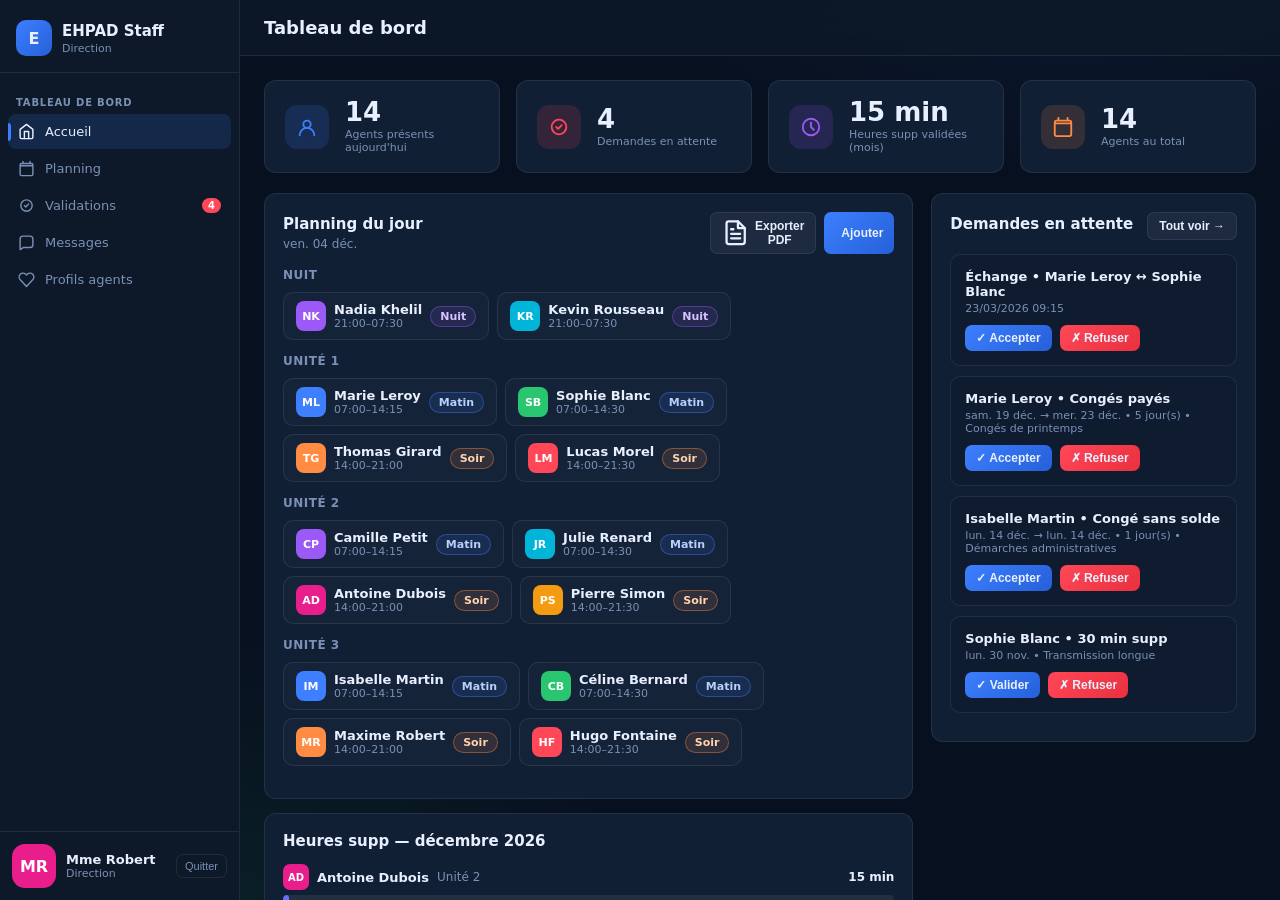
<file: index.html>
<!DOCTYPE html>
<html lang="fr">
<head>
<meta charset="utf-8"/>
<meta name="viewport" content="width=device-width, initial-scale=1"/>
<title>EHPAD Staff — Bureau</title>
<style>
/* ── Variables ───────────────────────────────────────────────────────────── */
:root {
  --bg:       #07101f;
  --surface:  #0d1929;
  --card:     #111f35;
  --card2:    #0f1b2f;
  --border:   rgba(255,255,255,.08);
  --text:     #e8f0ff;
  --muted:    #7a90b5;
  --primary:  #3d7fff;
  --primary2: #2560d8;
  --success:  #28c76f;
  --danger:   #ff4757;
  --warn:     #ffb830;
  --purple:   #9b59f7;
  --orange:   #ff8c42;
  --radius:   12px;
  --sidebar:  240px;
  --shadow:   0 8px 32px rgba(0,0,0,.4);
}

*{box-sizing:border-box;margin:0;padding:0}
html,body{height:100%;overflow:hidden}
body{
  font-family: 'Segoe UI', system-ui, -apple-system, sans-serif;
  background: #07101f;
  color: var(--text);
  font-size: 14px;
}

/* ── Layout ──────────────────────────────────────────────────────────────── */
.layout { display:flex; height:100vh; }

/* ── Sidebar ─────────────────────────────────────────────────────────────── */
.sidebar {
  width: var(--sidebar);
  background: var(--surface);
  border-right: 1px solid var(--border);
  display: flex;
  flex-direction: column;
  flex-shrink: 0;
  overflow: hidden;
}
.sidebar-brand {
  padding: 20px 16px 16px;
  display: flex;
  align-items: center;
  gap: 10px;
  border-bottom: 1px solid var(--border);
}
.sidebar-logo {
  width: 36px; height: 36px; border-radius: 10px;
  background: linear-gradient(135deg, var(--primary), var(--primary2));
  display: grid; place-items: center;
  font-weight: 900; font-size: 16px; flex-shrink: 0;
}
.sidebar-title { font-weight: 800; font-size: 15px; }
.sidebar-sub { font-size: 11px; color: var(--muted); margin-top: 2px; }

.sidebar-nav { flex: 1; padding: 12px 8px; overflow-y: auto; }
.nav-section { font-size: 10px; font-weight: 700; color: var(--muted); text-transform: uppercase; letter-spacing: .8px; padding: 12px 8px 6px; }
.nav-item {
  display: flex; align-items: center; gap: 10px;
  padding: 9px 10px; border-radius: 8px;
  color: var(--muted); cursor: pointer;
  transition: all .15s; position: relative;
  margin-bottom: 2px; font-size: 13px; font-weight: 500;
}
.nav-item:hover { background: rgba(255,255,255,.04); color: var(--text); }
.nav-item.active { background: rgba(61,127,255,.15); color: var(--text); }
.nav-item.active::before {
  content: '';
  position: absolute; left: 0; top: 50%; transform: translateY(-50%);
  width: 3px; height: 18px; background: var(--primary); border-radius: 0 3px 3px 0;
}
.nav-item svg { width: 17px; height: 17px; flex-shrink: 0; }
.nav-badge {
  margin-left: auto; background: var(--danger);
  color: #fff; font-size: 10px; font-weight: 800;
  padding: 2px 6px; border-radius: 999px; min-width: 18px; text-align: center;
}

.sidebar-user {
  padding: 12px;
  border-top: 1px solid var(--border);
  display: flex; align-items: center; gap: 10px;
}
.user-avatar {
  width: 34px; height: 34px; border-radius: 10px;
  display: grid; place-items: center;
  font-weight: 900; font-size: 13px; flex-shrink: 0;
}
.user-name { font-weight: 700; font-size: 13px; }
.user-role { font-size: 11px; color: var(--muted); }
.sidebar-user .btn-logout {
  margin-left: auto; padding: 5px 8px; border-radius: 7px;
  border: 1px solid var(--border); background: transparent;
  color: var(--muted); cursor: pointer; font-size: 11px;
  transition: all .15s;
}
.sidebar-user .btn-logout:hover { color: var(--danger); border-color: var(--danger); }

/* ── Main area ───────────────────────────────────────────────────────────── */
.main-area {
  flex: 1;
  display: flex;
  flex-direction: column;
  overflow: hidden;
  background: radial-gradient(900px 600px at 80% -20%, rgba(61,127,255,.12), transparent 60%),
              radial-gradient(700px 500px at 0% 100%, rgba(40,199,111,.08), transparent 55%),
              var(--bg);
}

.topbar {
  height: 56px;
  display: flex;
  align-items: center;
  justify-content: space-between;
  padding: 0 24px;
  border-bottom: 1px solid var(--border);
  background: rgba(13,25,41,.8);
  backdrop-filter: blur(10px);
  flex-shrink: 0;
}
.topbar-left { display: flex; align-items: center; gap: 12px; }
.topbar-title { font-size: 18px; font-weight: 800; }
.topbar-sub { font-size: 12px; color: var(--muted); }
.topbar-right { display: flex; align-items: center; gap: 10px; }

.content {
  flex: 1;
  overflow-y: auto;
  padding: 24px;
}

/* ── Login screen ────────────────────────────────────────────────────────── */
.login-screen {
  display: flex;
  align-items: center;
  justify-content: center;
  min-height: 100vh;
  background: radial-gradient(900px 600px at 20% -10%, rgba(61,127,255,.25), transparent 60%),
              radial-gradient(700px 500px at 110% 80%, rgba(40,199,111,.18), transparent 55%),
              var(--bg);
}
.login-card {
  width: 460px;
  background: var(--surface);
  border: 1px solid var(--border);
  border-radius: 20px;
  padding: 36px;
  box-shadow: var(--shadow);
}
.login-logo {
  width: 52px; height: 52px; border-radius: 14px;
  background: linear-gradient(135deg, var(--primary), var(--primary2));
  display: grid; place-items: center;
  font-weight: 900; font-size: 22px;
  margin: 0 auto 16px;
  box-shadow: 0 8px 24px rgba(61,127,255,.4);
}
.login-title { font-size: 24px; font-weight: 900; text-align: center; margin-bottom: 6px; }
.login-sub { font-size: 13px; color: var(--muted); text-align: center; margin-bottom: 28px; }

.avatar-grid {
  display: grid;
  grid-template-columns: repeat(auto-fill, minmax(90px, 1fr));
  gap: 10px;
  margin: 16px 0;
}
.avatar-chip {
  display: flex; flex-direction: column; align-items: center; gap: 7px;
  padding: 12px 8px; border-radius: 12px;
  border: 1px solid var(--border); background: rgba(255,255,255,.02);
  cursor: pointer; transition: all .15s; font-size: 12px; color: var(--muted);
  text-align: center;
}
.avatar-chip:hover { background: rgba(255,255,255,.05); }
.avatar-chip.active { background: rgba(61,127,255,.12); border-color: rgba(61,127,255,.5); color: var(--text); }
.avatar-circle {
  width: 44px; height: 44px; border-radius: 13px;
  display: grid; place-items: center;
  font-weight: 900; font-size: 16px; color: #fff;
}

/* ── Shared components ───────────────────────────────────────────────────── */
.btn {
  padding: 9px 16px; border-radius: 9px; border: 1px solid var(--border);
  background: rgba(255,255,255,.05); color: var(--text);
  font-weight: 700; cursor: pointer; font-size: 13px;
  transition: all .15s; display: inline-flex; align-items: center; gap: 6px;
}
.btn:hover { background: rgba(255,255,255,.09); }
.btn.primary { background: linear-gradient(135deg, var(--primary), var(--primary2)); border: none; }
.btn.primary:hover { filter: brightness(1.1); }
.btn.danger { background: linear-gradient(135deg, var(--danger), #e8303f); border: none; }
.btn.ghost { background: transparent; }
.btn.sm { padding: 6px 11px; font-size: 12px; border-radius: 7px; }
.btn.full { width: 100%; justify-content: center; margin-top: 8px; }

.field { display: flex; flex-direction: column; gap: 6px; }
label { font-size: 12px; color: var(--muted); font-weight: 600; }
input, select, textarea {
  width: 100%; padding: 10px 12px; border-radius: 9px;
  background: rgba(255,255,255,.04); border: 1px solid var(--border);
  color: var(--text); outline: none; font-size: 13px; min-width: 0;
  box-sizing: border-box;
}
input:focus, select:focus, textarea:focus { border-color: rgba(61,127,255,.5); }
textarea { min-height: 80px; resize: vertical; }

.card {
  background: var(--card);
  border: 1px solid var(--border);
  border-radius: var(--radius);
  padding: 18px;
}
.card-title { font-size: 15px; font-weight: 800; margin-bottom: 4px; }
.card-sub { font-size: 12px; color: var(--muted); }
.hr { height: 1px; background: var(--border); margin: 14px 0; }
.muted { color: var(--muted); font-size: 12px; }
.section-title { font-weight: 700; font-size: 12px; color: var(--muted); text-transform: uppercase; letter-spacing: .5px; margin-bottom: 10px; }

.badge {
  display: inline-flex; align-items: center; gap: 4px;
  padding: 3px 9px; border-radius: 999px; font-size: 11px; font-weight: 700;
  border: 1px solid var(--border); color: var(--muted);
}
.badge.ok { border-color: rgba(40,199,111,.35); background: rgba(40,199,111,.1); color: #7efbba; }
.badge.warn { border-color: rgba(255,184,48,.35); background: rgba(255,184,48,.1); color: #ffe08a; }
.badge.no { border-color: rgba(255,71,87,.35); background: rgba(255,71,87,.1); color: #ffb3ba; }

.tag {
  display: inline-flex; align-items: center;
  padding: 3px 9px; border-radius: 999px; font-size: 11px; font-weight: 700;
  border: 1px solid var(--border); width: fit-content;
}
.tag.matin { border-color: rgba(61,127,255,.4); color: #b8d0ff; background: rgba(61,127,255,.12); }
.tag.soir  { border-color: rgba(255,140,66,.4); color: #ffd4b0; background: rgba(255,140,66,.12); }
.tag.night { border-color: rgba(155,89,247,.4); color: #d9c0ff; background: rgba(155,89,247,.12); }
.tag.journee{ border-color: rgba(255,184,48,.4); color: #ffe8a0; background: rgba(255,184,48,.12); }

/* ── KPIs ────────────────────────────────────────────────────────────────── */
.kpi-row { display: grid; grid-template-columns: repeat(4, 1fr); gap: 16px; margin-bottom: 20px; }
.kpi-card {
  background: var(--card); border: 1px solid var(--border);
  border-radius: var(--radius); padding: 18px 20px;
  display: flex; align-items: center; gap: 16px;
}
.kpi-icon {
  width: 44px; height: 44px; border-radius: 12px;
  display: grid; place-items: center; flex-shrink: 0;
}
.kpi-icon svg { width: 22px; height: 22px; }
.kpi-val { font-size: 26px; font-weight: 900; line-height: 1; }
.kpi-label { font-size: 11px; color: var(--muted); margin-top: 3px; }

/* ── Grid layouts ────────────────────────────────────────────────────────── */
.grid-2 { display: grid; grid-template-columns: 1fr 1fr; gap: 18px; }
.grid-3 { display: grid; grid-template-columns: repeat(3,1fr); gap: 14px; }
.grid-2-1 { display: grid; grid-template-columns: 2fr 1fr; gap: 18px; }
.grid-1-2 { display: grid; grid-template-columns: 1fr 2fr; gap: 18px; }
.col-stack { display: flex; flex-direction: column; gap: 14px; }

/* ── Calendar (desktop large) ────────────────────────────────────────────── */
.cal-wrap { background: var(--card); border: 1px solid var(--border); border-radius: var(--radius); overflow: hidden; }
.cal-head {
  display: flex; align-items: center; justify-content: space-between;
  padding: 16px 20px; border-bottom: 1px solid var(--border);
  background: rgba(255,255,255,.02);
}
.cal-title { font-size: 16px; font-weight: 900; }
.cal-controls { display: flex; align-items: center; gap: 10px; }
.cal-nav-btn {
  width: 32px; height: 32px; border-radius: 8px;
  border: 1px solid var(--border); background: rgba(255,255,255,.04);
  display: grid; place-items: center; cursor: pointer; color: var(--text);
}
.cal-nav-btn svg { width: 16px; height: 16px; }
.unit-tabs { display: flex; gap: 6px; }
.unit-tab {
  padding: 5px 12px; border-radius: 7px; font-size: 12px; font-weight: 700;
  border: 1px solid var(--border); background: rgba(255,255,255,.03);
  color: var(--muted); cursor: pointer; transition: all .15s;
}
.unit-tab.active { background: rgba(61,127,255,.15); border-color: rgba(61,127,255,.5); color: var(--text); }
.cal-dow {
  display: grid; grid-template-columns: repeat(7,1fr);
  padding: 10px 16px 6px; font-size: 11px; font-weight: 700;
  color: var(--muted); text-transform: uppercase; letter-spacing: .5px;
  border-bottom: 1px solid var(--border);
}
.cal-grid {
  display: grid; grid-template-columns: repeat(7,1fr);
  gap: 1px; background: var(--border);
}
.cal-cell {
  background: var(--card); padding: 10px 8px;
  min-height: 90px; cursor: pointer; transition: background .1s;
  position: relative;
}
.cal-cell:hover { background: rgba(255,255,255,.03); }
.cal-cell.off { opacity: .4; cursor: default; }
.cal-cell.today { background: rgba(61,127,255,.1); }
.cal-cell.sel { outline: 2px solid rgba(40,199,111,.6); outline-offset: -2px; }
.cal-num {
  font-size: 13px; font-weight: 800;
  display: inline-flex; width: 26px; height: 26px; border-radius: 8px;
  align-items: center; justify-content: center;
}
.cal-cell.today .cal-num { background: var(--primary); color: #fff; }
.cal-weekend .cal-num { color: rgba(255,120,120,.9); }
.cal-shifts { display: flex; flex-direction: column; gap: 3px; margin-top: 4px; }
.cal-shift-pill {
  font-size: 10px; font-weight: 700; padding: 2px 6px; border-radius: 5px;
  display: flex; align-items: center; gap: 4px; white-space: nowrap; overflow: hidden;
}
.cal-shift-pill.matin  { background: rgba(61,127,255,.18); color: #b8d0ff; }
.cal-shift-pill.soir   { background: rgba(255,140,66,.18); color: #ffd4b0; }
.cal-shift-pill.night  { background: rgba(155,89,247,.18); color: #d9c0ff; }
.cal-shift-pill.journee{ background: rgba(255,184,48,.18); color: #ffe8a0; }
.cal-shift-pill.mine   { outline: 1px solid rgba(255,255,255,.4); }

/* Day detail panel */
.day-panel {
  background: var(--card2); border-top: 1px solid var(--border);
  padding: 16px 20px;
}
.day-panel-title { font-size: 14px; font-weight: 800; margin-bottom: 12px; }
.day-panel-shifts { display: grid; grid-template-columns: repeat(auto-fill, minmax(200px,1fr)); gap: 10px; }
.day-shift-card {
  background: var(--surface); border: 1px solid var(--border);
  border-radius: 10px; padding: 12px;
}
.day-shift-time { font-size: 15px; font-weight: 900; }
.day-shift-agent { font-size: 12px; color: var(--muted); margin-top: 3px; }

/* ── Week view ───────────────────────────────────────────────────────────── */
.week-wrap { overflow: hidden; }
.week-head {
  display: flex; align-items: center; justify-content: space-between;
  padding: 14px 20px; border-bottom: 1px solid var(--border);
}
.week-grid {
  display: grid; grid-template-columns: 80px repeat(7,1fr);
  gap: 0;
}
.week-col-head {
  padding: 10px 8px; text-align: center; font-size: 11px; font-weight: 700;
  color: var(--muted); border-bottom: 1px solid var(--border);
  border-right: 1px solid var(--border);
}
.week-col-head.today { color: var(--primary); }
.week-col-head span { display: block; font-size: 18px; font-weight: 900; color: var(--text); }
.week-col-head.today span { color: var(--primary); }
.week-row-label {
  padding: 8px; font-size: 10px; color: var(--muted);
  border-right: 1px solid var(--border); border-bottom: 1px solid var(--border);
  display: flex; align-items: center; justify-content: center;
  text-align: center;
}
.week-cell {
  border-right: 1px solid var(--border); border-bottom: 1px solid var(--border);
  padding: 6px; min-height: 60px;
}
.week-event {
  font-size: 11px; font-weight: 700; padding: 4px 7px; border-radius: 6px;
  margin-bottom: 3px; display: flex; align-items: center; gap: 4px;
  cursor: pointer;
}
.week-event.matin   { background: rgba(61,127,255,.2); color: #b8d0ff; }
.week-event.soir    { background: rgba(255,140,66,.2); color: #ffd4b0; }
.week-event.night   { background: rgba(155,89,247,.2); color: #d9c0ff; }
.week-event.journee { background: rgba(255,184,48,.2); color: #ffe8a0; }
.week-event.mine    { outline: 1.5px solid rgba(255,255,255,.5); }

/* ── Agent list ──────────────────────────────────────────────────────────── */
.agent-row {
  display: flex; align-items: center; gap: 12px;
  padding: 11px 14px; border-radius: 10px;
  border: 1px solid var(--border); background: rgba(255,255,255,.02);
  margin-bottom: 8px; transition: background .1s;
}
.agent-row:hover { background: rgba(255,255,255,.04); }
.agent-avatar {
  width: 36px; height: 36px; border-radius: 10px;
  display: grid; place-items: center; font-weight: 900; font-size: 13px;
  flex-shrink: 0;
}
.agent-name { font-weight: 750; font-size: 13px; }
.agent-unit { font-size: 11px; color: var(--muted); }

/* ── Validation cards ────────────────────────────────────────────────────── */
.val-card {
  background: var(--card2); border: 1px solid var(--border);
  border-radius: 10px; padding: 14px; margin-bottom: 10px;
}
.val-card-head { display: flex; align-items: flex-start; justify-content: space-between; gap: 10px; }
.val-card-title { font-weight: 800; font-size: 13px; }
.val-card-sub { font-size: 11px; color: var(--muted); margin-top: 3px; }
.val-actions { display: flex; gap: 8px; margin-top: 10px; }

/* ── Chat ────────────────────────────────────────────────────────────────── */
.chat-layout { display: flex; height: calc(100vh - 56px - 48px); gap: 0; }
.chat-sidebar {
  width: 260px; border-right: 1px solid var(--border);
  display: flex; flex-direction: column; flex-shrink: 0;
}
.chat-list { flex: 1; overflow-y: auto; padding: 8px; }
.chat-peer-item {
  display: flex; align-items: center; gap: 10px;
  padding: 10px 12px; border-radius: 10px; cursor: pointer;
  transition: background .1s; margin-bottom: 4px;
}
.chat-peer-item:hover { background: rgba(255,255,255,.04); }
.chat-peer-item.active { background: rgba(61,127,255,.12); }
.chat-peer-avatar {
  width: 38px; height: 38px; border-radius: 11px;
  display: grid; place-items: center; font-weight: 900; font-size: 14px; flex-shrink: 0;
}
.chat-peer-name { font-weight: 700; font-size: 13px; }
.chat-peer-unit { font-size: 11px; color: var(--muted); }
.chat-main { flex: 1; display: flex; flex-direction: column; overflow: hidden; }
.chat-head {
  padding: 14px 20px; border-bottom: 1px solid var(--border);
  background: rgba(255,255,255,.02); display: flex; align-items: center; gap: 12px;
}
.chat-messages { flex: 1; overflow-y: auto; padding: 20px; display: flex; flex-direction: column; gap: 12px; }
.bubble {
  max-width: 62%; padding: 10px 14px; border-radius: 14px;
  border: 1px solid var(--border); background: rgba(255,255,255,.04);
  font-size: 13px; line-height: 1.5;
}
.bubble.me {
  margin-left: auto; background: rgba(61,127,255,.15);
  border-color: rgba(61,127,255,.35);
}
.bubble-time { font-size: 10px; color: var(--muted); margin-top: 5px; }
.chat-empty-state {
  flex: 1; display: flex; flex-direction: column; align-items: center;
  justify-content: center; gap: 10px; color: var(--muted);
}
.chat-empty-state svg { width: 40px; height: 40px; opacity: .3; }
.chatbar-desktop {
  padding: 12px 20px; border-top: 1px solid var(--border);
  display: flex; gap: 10px; background: rgba(13,25,41,.9);
}
.chatbar-desktop input { flex: 1; }

/* ── Profile form ────────────────────────────────────────────────────────── */
.grid-form-2 { display: grid; grid-template-columns: 1fr 1fr; gap: 14px; }
.tag-picker-wrap { position: relative; }
.tag-picker-search {
  width: 100%; padding: 10px 12px; border-radius: 9px;
  background: rgba(255,255,255,.04); border: 1px solid var(--border);
  color: var(--text); outline: none; font-size: 13px; box-sizing: border-box;
}
.tag-picker-search:focus { border-color: rgba(61,127,255,.5); }
.tag-suggestions {
  position: absolute; top: calc(100%+6px); left: 0; right: 0; z-index: 200;
  background: #0d1929; border: 1px solid rgba(61,127,255,.35);
  border-radius: 10px; list-style: none; padding: 4px 0;
  box-shadow: 0 16px 40px rgba(0,0,0,.6); max-height: 220px; overflow-y: auto;
}
.tag-suggestions li { padding: 9px 14px; font-size: 13px; cursor: pointer; color: var(--text); }
.tag-suggestions li:hover { background: rgba(61,127,255,.15); }
.tag-suggestions.hidden { display: none; }
.tag-sel-list { display: flex; flex-wrap: wrap; gap: 6px; margin-top: 8px; }
.tag-sel-chip {
  display: inline-flex; align-items: center; gap: 5px;
  padding: 5px 10px; border-radius: 999px; font-size: 12px; font-weight: 700;
  background: rgba(61,127,255,.15); border: 1px solid rgba(61,127,255,.4); color: #b8d0ff;
}
.tag-sel-chip .rm {
  cursor: pointer; opacity: .6; font-size: 10px;
  background: rgba(255,255,255,.1); border-radius: 999px; padding: 1px 4px;
}
.tag-sel-chip .rm:hover { opacity: 1; background: rgba(255,71,87,.3); }

/* ── Hours bar ───────────────────────────────────────────────────────────── */
.hours-bar-wrap { height: 8px; border-radius: 999px; background: rgba(255,255,255,.07); overflow: hidden; position: relative; }
.hours-bar-fill { height: 100%; border-radius: 999px; transition: width .5s; }

/* ── Toast ───────────────────────────────────────────────────────────────── */
.toast {
  position: fixed; bottom: 24px; right: 24px; z-index: 999;
  background: #0d1929; border: 1px solid rgba(255,255,255,.15);
  padding: 12px 18px; border-radius: 12px; font-size: 13px;
  box-shadow: 0 8px 30px rgba(0,0,0,.5);
}
.toast.hidden { display: none; }

/* ── Modal ───────────────────────────────────────────────────────────────── */
.modal-overlay {
  position: fixed; inset: 0; background: rgba(0,0,0,.7);
  display: flex; align-items: center; justify-content: center; z-index: 500;
}
.modal-overlay.hidden { display: none; }
.modal-box {
  background: var(--surface); border: 1px solid var(--border);
  border-radius: 16px; padding: 24px; width: 520px; max-width: 90vw;
  max-height: 85vh; overflow-y: auto;
  box-shadow: 0 24px 60px rgba(0,0,0,.7);
}
.modal-head { display: flex; justify-content: space-between; align-items: center; margin-bottom: 18px; }
.modal-title { font-size: 16px; font-weight: 900; }
.modal-close { width: 30px; height: 30px; border-radius: 8px; border: 1px solid var(--border); background: transparent; color: var(--muted); cursor: pointer; display: grid; place-items: center; }
.modal-close svg { width: 16px; height: 16px; }
.modal-foot { display: flex; gap: 10px; justify-content: flex-end; margin-top: 18px; }

/* ── Scrollbar ───────────────────────────────────────────────────────────── */
::-webkit-scrollbar { width: 5px; height: 5px; }
::-webkit-scrollbar-track { background: transparent; }
::-webkit-scrollbar-thumb { background: rgba(255,255,255,.1); border-radius: 99px; }
::-webkit-scrollbar-thumb:hover { background: rgba(255,255,255,.2); }

/* ── Notification items ──────────────────────────────────────────────────── */
.notif-item {
  display: flex; align-items: flex-start; gap: 10px;
  padding: 12px 14px; border-radius: 10px; margin-bottom: 8px;
  border: 1px solid var(--border); background: rgba(255,255,255,.02);
}
.notif-item.unread { background: rgba(61,127,255,.07); border-color: rgba(61,127,255,.25); }
.notif-dot { width: 8px; height: 8px; border-radius: 999px; background: var(--primary); flex-shrink: 0; margin-top: 3px; }

/* ── Role switcher on login ──────────────────────────────────────────────── */
.role-tabs { display: flex; gap: 0; border: 1px solid var(--border); border-radius: 10px; overflow: hidden; margin-bottom: 20px; }
.role-tab { flex: 1; padding: 10px; text-align: center; cursor: pointer; font-weight: 700; font-size: 13px; color: var(--muted); transition: all .15s; }
.role-tab.active { background: rgba(61,127,255,.15); color: var(--text); }
</style>
</head>
<body>

<div id="root"></div>
<div class="toast hidden" id="toast"></div>
<div class="modal-overlay hidden" id="modalOverlay">
  <div class="modal-box" id="modalBox">
    <div class="modal-head">
      <div class="modal-title" id="modalTitle"></div>
      <button class="modal-close" id="modalClose">
        <svg viewBox="0 0 24 24"><path d="M18 6L6 18M6 6l12 12" fill="none" stroke="currentColor" stroke-width="2" stroke-linecap="round"/></svg>
      </button>
    </div>
    <div id="modalBody"></div>
    <div class="modal-foot" id="modalFoot"></div>
  </div>
</div>

<script>
// ── Shared with mobile via same LS key ─────────────────────────────────────
const LS_KEY = "ehpad_demo_state_v6";
const AVATAR_COLORS = ["#3d7fff","#28c76f","#ff8c42","#ff4757","#9b59f7","#00b5d8","#e91e8c","#f39c12"];

const SVG = {
  home:     `<svg viewBox="0 0 24 24" fill="none" stroke="currentColor" stroke-width="2" stroke-linecap="round" stroke-linejoin="round"><path d="M3 9l9-7 9 7v11a2 2 0 01-2 2H5a2 2 0 01-2-2z"/><path d="M9 22V12h6v10"/></svg>`,
  calendar: `<svg viewBox="0 0 24 24" fill="none" stroke="currentColor" stroke-width="2" stroke-linecap="round"><path d="M7 2v3M17 2v3M3 8h18M5 5h14a2 2 0 012 2v13a2 2 0 01-2 2H5a2 2 0 01-2-2V7a2 2 0 012-2z"/></svg>`,
  swap:     `<svg viewBox="0 0 24 24" fill="none" stroke="currentColor" stroke-width="2" stroke-linecap="round" stroke-linejoin="round"><path d="M7 7h14l-3-3M17 17H3l3 3"/></svg>`,
  msg:      `<svg viewBox="0 0 24 24" fill="none" stroke="currentColor" stroke-width="2" stroke-linejoin="round"><path d="M21 15a4 4 0 01-4 4H8l-5 3V7a4 4 0 014-4h10a4 4 0 014 4z"/></svg>`,
  heart:    `<svg viewBox="0 0 24 24" fill="none" stroke="currentColor" stroke-width="2" stroke-linejoin="round"><path d="M20.8 4.6a5.5 5.5 0 00-7.8 0L12 5.6l-1-1a5.5 5.5 0 00-7.8 7.8l1 1L12 22l7.8-8.6 1-1a5.5 5.5 0 000-7.8z"/></svg>`,
  check:    `<svg viewBox="0 0 24 24" fill="none" stroke="currentColor" stroke-width="2" stroke-linecap="round" stroke-linejoin="round"><path d="M9 12l2 2 4-4"/><path d="M20 12a8 8 0 11-16 0 8 8 0 0116 0z"/></svg>`,
  user:     `<svg viewBox="0 0 24 24" fill="none" stroke="currentColor" stroke-width="2" stroke-linecap="round"><path d="M20 21a8 8 0 10-16 0"/><path d="M12 13a4 4 0 100-8 4 4 0 000 8z"/></svg>`,
  clock:    `<svg viewBox="0 0 24 24" fill="none" stroke="currentColor" stroke-width="2" stroke-linecap="round"><circle cx="12" cy="12" r="9"/><path d="M12 7v5l3 3"/></svg>`,
  plus:     `<svg viewBox="0 0 24 24" fill="none" stroke="currentColor" stroke-width="2" stroke-linecap="round"><path d="M12 5v14M5 12h14"/></svg>`,
  chevL:    `<svg viewBox="0 0 24 24" fill="none" stroke="currentColor" stroke-width="2" stroke-linecap="round" stroke-linejoin="round"><path d="M15 18l-6-6 6-6"/></svg>`,
  chevR:    `<svg viewBox="0 0 24 24" fill="none" stroke="currentColor" stroke-width="2" stroke-linecap="round" stroke-linejoin="round"><path d="M9 18l6-6-6-6"/></svg>`,
  send:     `<svg viewBox="0 0 24 24" fill="none" stroke="currentColor" stroke-width="2" stroke-linecap="round" stroke-linejoin="round"><path d="M22 2L11 13M22 2L15 22l-4-9-9-4 20-7z"/></svg>`,
  pdf:      `<svg viewBox="0 0 24 24" fill="none" stroke="currentColor" stroke-width="2" stroke-linecap="round" stroke-linejoin="round"><path d="M14 2H6a2 2 0 00-2 2v16a2 2 0 002 2h12a2 2 0 002-2V8z"/><path d="M14 2v6h6M16 13H8M16 17H8M10 9H8"/></svg>`,
};

// ── Helpers ────────────────────────────────────────────────────────────────
function iso(d){ return d.toISOString().slice(0,10); }
function daysFromNow(n){ const d=new Date(); d.setDate(d.getDate()+n); return iso(d); }
function nowTime(){ return new Date().toLocaleTimeString("fr-FR",{hour:"2-digit",minute:"2-digit"}); }
function fmtDate(s){ const d=new Date(s+"T00:00:00"); return d.toLocaleDateString("fr-FR",{weekday:"short",day:"2-digit",month:"short"}); }
function fmtFull(s){ const d=new Date(s+"T00:00:00"); return d.toLocaleDateString("fr-FR",{weekday:"long",day:"2-digit",month:"long",year:"numeric"}); }
function avatarColor(id){ const i=["u1","u2","u3","u4","u5","u6","u7","u8","u9","u10","u11","u12","u13","u14","d1"].indexOf(id); return AVATAR_COLORS[Math.max(0,i)%AVATAR_COLORS.length]; }
function avatarInitials(n){ return n.split(" ").map(w=>w[0]).join("").slice(0,2).toUpperCase(); }
function userName(id){ return state.users.find(u=>u.id===id)?.name||id; }
function convo(a,b){ return [a,b].sort().join("_"); }
function escH(s){ return String(s).replace(/[&<>"']/g,c=>({'&':'&amp;','<':'&lt;','>':'&gt;','"':'&quot;',"'":'&#39;'}[c])); }
function shiftCls(label){ return label==="Nuit"?"night":label==="Soir"?"soir":label==="Journée"?"journee":"matin"; }
function pendingCount(){ return state.swapRequests.filter(r=>r.status==="pending").length+state.leaveRequests.filter(r=>r.status==="pending").length+state.overtime.filter(r=>r.status==="pending").length; }
function hoursThisMonth(uid){ const ym=`${new Date().getFullYear()}-${String(new Date().getMonth()+1).padStart(2,"0")}`; return state.shifts.filter(s=>s.userId===uid&&s.date.startsWith(ym)).reduce((a,s)=>{ let m=(+s.end.replace(":",""))-(+s.start.replace(":",""))/100*60; const [sh,sm]=s.start.split(":").map(Number); let [eh,em]=s.end.split(":").map(Number); let mins=(eh*60+em)-(sh*60+sm); if(mins<0)mins+=1440; return a+mins; },0); }
function otThisMonth(uid){ const ym=`${new Date().getFullYear()}-${String(new Date().getMonth()+1).padStart(2,"0")}`; return state.overtime.filter(o=>o.userId===uid&&o.status!=="refused"&&o.date.startsWith(ym)).reduce((a,o)=>a+o.minutes,0); }
function fmtH(m){ return m>=60?`${Math.floor(m/60)}h${m%60?String(m%60).padStart(2,"0"):""}`:m+" min"; }
function countDays(f,t){ return Math.round((new Date(t+"T00:00:00")-new Date(f+"T00:00:00"))/86400000)+1; }
function agentNotifCount(){ return (state.notifications||[]).filter(n=>n.userId===state.session.userId&&!n.read).length; }
function pushNotif(uid,msg){ state.notifications=state.notifications||[]; state.notifications.push({id:"n_"+Math.random().toString(16).slice(2),userId:uid,msg,time:nowTime(),read:false}); }

// ── State ──────────────────────────────────────────────────────────────────
function loadState(){
  const raw=localStorage.getItem(LS_KEY);
  if(raw){ try{ return JSON.parse(raw); }catch{} }
  // Seed
  const users=[
    {id:"u1",name:"Marie Leroy",unit:"Unité 1",role:"agent"},{id:"u2",name:"Sophie Blanc",unit:"Unité 1",role:"agent"},
    {id:"u3",name:"Thomas Girard",unit:"Unité 1",role:"agent"},{id:"u4",name:"Lucas Morel",unit:"Unité 1",role:"agent"},
    {id:"u5",name:"Camille Petit",unit:"Unité 2",role:"agent"},{id:"u6",name:"Julie Renard",unit:"Unité 2",role:"agent"},
    {id:"u7",name:"Antoine Dubois",unit:"Unité 2",role:"agent"},{id:"u8",name:"Pierre Simon",unit:"Unité 2",role:"agent"},
    {id:"u9",name:"Isabelle Martin",unit:"Unité 3",role:"agent"},{id:"u10",name:"Céline Bernard",unit:"Unité 3",role:"agent"},
    {id:"u11",name:"Maxime Robert",unit:"Unité 3",role:"agent"},{id:"u12",name:"Hugo Fontaine",unit:"Unité 3",role:"agent"},
    {id:"u13",name:"Nadia Khelil",unit:"Nuit",role:"agent"},{id:"u14",name:"Kevin Rousseau",unit:"Nuit",role:"agent"},
    {id:"d1",name:"Mme Robert",unit:"Direction",role:"direction"}
  ];
  const today=new Date();
  const shifts=[];
  let sid=1;
  for(let i=-5;i<=30;i++){
    const d=new Date(today); d.setDate(today.getDate()+i);
    const di=iso(d); const wd=d.getDay(); const we=wd>=6;
    const wk=Math.abs(i)%2===0;
    if(!we){
      const [ma,mb,sa,sb]=wk?["u1","u2","u3","u4"]:["u2","u1","u4","u3"];
      shifts.push({id:`s${sid++}`,userId:ma,unit:"Unité 1",date:di,start:"07:00",end:"14:15",label:"Matin"});
      shifts.push({id:`s${sid++}`,userId:mb,unit:"Unité 1",date:di,start:"07:00",end:"14:30",label:"Matin"});
      shifts.push({id:`s${sid++}`,userId:sa,unit:"Unité 1",date:di,start:"14:00",end:"21:00",label:"Soir"});
      shifts.push({id:`s${sid++}`,userId:sb,unit:"Unité 1",date:di,start:"14:00",end:"21:30",label:"Soir"});
      const [ma2,mb2,sa2,sb2]=wk?["u5","u6","u7","u8"]:["u6","u5","u8","u7"];
      shifts.push({id:`s${sid++}`,userId:ma2,unit:"Unité 2",date:di,start:"07:00",end:"14:15",label:"Matin"});
      shifts.push({id:`s${sid++}`,userId:mb2,unit:"Unité 2",date:di,start:"07:00",end:"14:30",label:"Matin"});
      shifts.push({id:`s${sid++}`,userId:sa2,unit:"Unité 2",date:di,start:"14:00",end:"21:00",label:"Soir"});
      shifts.push({id:`s${sid++}`,userId:sb2,unit:"Unité 2",date:di,start:"14:00",end:"21:30",label:"Soir"});
      const [ma3,mb3,sa3,sb3]=wk?["u9","u10","u11","u12"]:["u10","u9","u12","u11"];
      shifts.push({id:`s${sid++}`,userId:ma3,unit:"Unité 3",date:di,start:"07:00",end:"14:15",label:"Matin"});
      shifts.push({id:`s${sid++}`,userId:mb3,unit:"Unité 3",date:di,start:"07:00",end:"14:30",label:"Matin"});
      shifts.push({id:`s${sid++}`,userId:sa3,unit:"Unité 3",date:di,start:"14:00",end:"21:00",label:"Soir"});
      shifts.push({id:`s${sid++}`,userId:sb3,unit:"Unité 3",date:di,start:"14:00",end:"21:30",label:"Soir"});
    } else {
      const [w1,w2,w3]=wd===6?["u1","u3","u2"]:["u2","u4","u1"];
      shifts.push({id:`s${sid++}`,userId:w1,unit:"Unité 1",date:di,start:"07:00",end:"14:30",label:"Matin"});
      shifts.push({id:`s${sid++}`,userId:w2,unit:"Unité 1",date:di,start:"08:00",end:"20:00",label:"Journée"});
      shifts.push({id:`s${sid++}`,userId:w3,unit:"Unité 1",date:di,start:"14:00",end:"21:30",label:"Soir"});
      const [w4,w5,w6]=wd===6?["u5","u7","u6"]:["u6","u8","u5"];
      shifts.push({id:`s${sid++}`,userId:w4,unit:"Unité 2",date:di,start:"07:00",end:"14:30",label:"Matin"});
      shifts.push({id:`s${sid++}`,userId:w5,unit:"Unité 2",date:di,start:"08:00",end:"20:00",label:"Journée"});
      shifts.push({id:`s${sid++}`,userId:w6,unit:"Unité 2",date:di,start:"14:00",end:"21:30",label:"Soir"});
      const [w7,w8,w9]=wd===6?["u9","u11","u10"]:["u10","u12","u9"];
      shifts.push({id:`s${sid++}`,userId:w7,unit:"Unité 3",date:di,start:"07:00",end:"14:30",label:"Matin"});
      shifts.push({id:`s${sid++}`,userId:w8,unit:"Unité 3",date:di,start:"08:00",end:"20:00",label:"Journée"});
      shifts.push({id:`s${sid++}`,userId:w9,unit:"Unité 3",date:di,start:"14:00",end:"21:30",label:"Soir"});
    }
    const na=d.toDateString().charCodeAt(0)%2===0?"u13":"u14";
    const nb=na==="u13"?"u14":"u13";
    shifts.push({id:`s${sid++}`,userId:na,unit:"Nuit",date:di,start:"21:00",end:"07:30",label:"Nuit"});
    shifts.push({id:`s${sid++}`,userId:nb,unit:"Nuit",date:di,start:"21:00",end:"07:30",label:"Nuit"});
  }
  return {
    session:{role:"direction",userId:"d1"},
    users, shifts,
    swapRequests:[
      {id:"sw1",requesterId:"u1",targetId:"u2",requesterName:"Marie Leroy",targetName:"Sophie Blanc",requesterShiftId:"",targetShiftId:"",status:"pending",createdAt:"23/03/2026 09:15"},
      {id:"sw2",requesterId:"u3",targetId:"u4",requesterName:"Thomas Girard",targetName:"Lucas Morel",requesterShiftId:"",targetShiftId:"",status:"approved",createdAt:"18/03/2026 14:30"},
    ],
    leaveRequests:[
      {id:"lv1",userId:"u1",type:"Congés payés",from:daysFromNow(15),to:daysFromNow(19),note:"Congés de printemps",status:"pending",createdAt:"20/03/2026 10:00"},
      {id:"lv2",userId:"u5",type:"Arrêt maladie",from:daysFromNow(-7),to:daysFromNow(-5),note:"Grippe — certificat fourni",status:"approved",createdAt:"17/03/2026 07:30"},
      {id:"lv3",userId:"u9",type:"Congé sans solde",from:daysFromNow(10),to:daysFromNow(10),note:"Démarches administratives",status:"pending",createdAt:"22/03/2026 16:00"},
    ],
    overtime:[
      {id:"ot1",userId:"u2",minutes:30,date:daysFromNow(-4),note:"Transmission longue",status:"pending",createdAt:"21/03/2026 14:45"},
      {id:"ot2",userId:"u7",minutes:15,date:daysFromNow(-3),note:"Remplacement collègue",status:"approved",createdAt:"20/03/2026 21:45"},
      {id:"ot3",userId:"u13",minutes:45,date:daysFromNow(-6),note:"Surveillance prolongée",status:"approved",createdAt:"20/03/2026 07:45"},
    ],
    profiles:{
      u1:{birthDate:"1985-04-12",heightCm:"165",weightKg:"58",allergies:"Pénicilline",treatments:"Ventoline (inhalateur)",bloodType:"A+",notes:"Asthme léger.",emergencyName:"Jean Leroy",emergencyPhone:"06 12 34 56 78",updatedAt:"10/03/2026"},
      u2:{birthDate:"1990-06-18",heightCm:"163",weightKg:"61",allergies:"",treatments:"Lévothyroxine 75µg",bloodType:"O+",notes:"Hypothyroïdie.",emergencyName:"Claire Blanc",emergencyPhone:"06 23 45 67 89",updatedAt:"05/03/2026"},
      u3:{birthDate:"1988-11-03",heightCm:"178",weightKg:"76",allergies:"Aspirine",treatments:"",bloodType:"B+",notes:"",emergencyName:"Lucie Girard",emergencyPhone:"06 34 56 78 90",updatedAt:"12/02/2026"},
      u5:{birthDate:"1987-09-14",heightCm:"166",weightKg:"60",allergies:"Latex",treatments:"Oméprazole 20mg",bloodType:"O-",notes:"Gants non latex obligatoires.",emergencyName:"Éric Petit",emergencyPhone:"06 56 78 90 12",updatedAt:"08/03/2026"},
      u7:{birthDate:"1986-12-22",heightCm:"175",weightKg:"72",allergies:"Sulfamides",treatments:"Bisoprolol 5mg, Ramipril 5mg",bloodType:"A+",notes:"HTA suivie.",emergencyName:"Sara Dubois",emergencyPhone:"06 78 90 12 34",updatedAt:"15/03/2026"},
      u13:{birthDate:"1984-10-02",heightCm:"164",weightKg:"59",allergies:"Pénicilline",treatments:"Mélatonine 2mg",bloodType:"A+",notes:"Travail de nuit.",emergencyName:"Karim Khelil",emergencyPhone:"06 34 56 78 90",updatedAt:"07/03/2026"},
    },
    messages:{
      d1_u1:[{from:"d1",text:"Bonjour Marie, votre demande de congés a bien été reçue.",time:"10:15"},{from:"u1",text:"Merci Mme Robert !",time:"10:32"}],
      d1_u2:[{from:"u2",text:"L'arrêt maladie a bien été enregistré ?",time:"14:00"},{from:"d1",text:"Oui Thomas, tout est en ordre. Bon rétablissement !",time:"14:12"}],
    },
    notifications:[],
    ui:{}
  };
}
function saveState(){ localStorage.setItem(LS_KEY,JSON.stringify(state)); }

let state = loadState();
let currentPage = "dashboard";
let activeChatPeer = "u1";

// ── Nav items per role ─────────────────────────────────────────────────────
const navAgent = [
  {id:"dashboard",label:"Accueil",icon:"home"},
  {id:"planning",label:"Planning",icon:"calendar"},
  {id:"echanges",label:"Échanges",icon:"swap"},
  {id:"messages",label:"Messages",icon:"msg"},
  {id:"profil",label:"Mon profil",icon:"heart"},
];
const navDir = [
  {id:"dashboard",label:"Accueil",icon:"home"},
  {id:"planning",label:"Planning",icon:"calendar"},
  {id:"validations",label:"Validations",icon:"check"},
  {id:"messages",label:"Messages",icon:"msg"},
  {id:"profils",label:"Profils agents",icon:"heart"},
];

// ── Render ─────────────────────────────────────────────────────────────────
function render(){
  const root = document.getElementById("root");
  if(!state.session?.userId){
    root.innerHTML = renderLogin();
    bindLogin();
    return;
  }
  root.innerHTML = renderShell();
  bindNav();
  renderPage();
}

function renderLogin(){
  const role = state.session?.role||"direction";
  const users = state.users.filter(u=>u.role===role);
  return `
  <div class="login-screen">
    <div class="login-card">
      <div class="login-logo">E</div>
      <div class="login-title">EHPAD Staff</div>
      <div class="login-sub">Interface de gestion — version bureau</div>
      <div class="role-tabs">
        <div class="role-tab ${role==="agent"?"active":""}" data-role="agent">👤 Agent</div>
        <div class="role-tab ${role==="direction"?"active":""}" data-role="direction">🏢 Direction</div>
      </div>
      <div class="avatar-grid" id="avatarGrid">
        ${users.map(u=>`
          <div class="avatar-chip ${u.id===state.session.userId?'active':''}" data-uid="${u.id}">
            <div class="avatar-circle" style="background:${avatarColor(u.id)}">${avatarInitials(u.name)}</div>
            <div>${u.name.split(" ")[0]}</div>
            <div style="font-size:10px;color:var(--muted)">${u.unit}</div>
          </div>`).join("")}
      </div>
      <button class="btn primary full" id="btnLogin">Se connecter</button>
    </div>
  </div>`;
}

function bindLogin(){
  let selUserId = state.session.userId || state.users.find(u=>u.role===(state.session.role||"direction"))?.id;

  document.querySelectorAll(".role-tab").forEach(t=>t.addEventListener("click",()=>{
    const role=t.getAttribute("data-role");
    state.session.role=role;
    state.session.userId=state.users.find(u=>u.role===role)?.id||"";
    render();
  }));

  function bindChips(){
    document.querySelectorAll(".avatar-chip").forEach(c=>c.addEventListener("click",()=>{
      selUserId=c.getAttribute("data-uid");
      document.querySelectorAll(".avatar-chip").forEach(x=>x.classList.toggle("active",x===c));
    }));
  }
  bindChips();

  document.getElementById("btnLogin")?.addEventListener("click",()=>{
    state.session.userId=selUserId;
    saveState();
    currentPage="dashboard";
    render(); toast("Connecté ✅");
  });
}

function renderShell(){
  const u=me(); const isDir=isDirection();
  const nav=isDir?navDir:navAgent;
  const count=pendingCount();
  const notifs=agentNotifCount();
  return `
  <div class="layout">
    <aside class="sidebar">
      <div class="sidebar-brand">
        <div class="sidebar-logo">E</div>
        <div>
          <div class="sidebar-title">EHPAD Staff</div>
          <div class="sidebar-sub">${isDir?"Direction":"Agent"}</div>
        </div>
      </div>
      <nav class="sidebar-nav">
        <div class="nav-section">${isDir?"Tableau de bord":"Mon espace"}</div>
        ${nav.map(n=>`
          <div class="nav-item ${currentPage===n.id?"active":""}" data-nav="${n.id}">
            ${SVG[n.icon]}
            ${n.label}
            ${n.id==="validations"&&count>0?`<span class="nav-badge">${count}</span>`:""}
            ${n.id==="profil"&&notifs>0?`<span class="nav-badge">${notifs}</span>`:""}
          </div>`).join("")}
      </nav>
      <div class="sidebar-user">
        <div class="avatar-circle user-avatar" style="background:${avatarColor(u.id)}">${avatarInitials(u.name)}</div>
        <div>
          <div class="user-name">${u.name}</div>
          <div class="user-role">${u.unit}</div>
        </div>
        <button class="btn-logout" id="btnLogout">Quitter</button>
      </div>
    </aside>
    <div class="main-area">
      <div class="topbar">
        <div class="topbar-left">
          <div class="topbar-title" id="pageTitle">${pageTitles[currentPage]||"EHPAD"}</div>
        </div>
        <div class="topbar-right" id="topbarRight"></div>
      </div>
      <div class="content" id="pageContent"></div>
    </div>
  </div>`;
}

const pageTitles = {
  dashboard:"Tableau de bord",planning:"Planning",echanges:"Échanges d'horaires",
  messages:"Messagerie",profil:"Mon profil & santé",validations:"Validations",profils:"Profils agents"
};

function bindNav(){
  document.querySelectorAll(".nav-item").forEach(el=>el.addEventListener("click",()=>{
    currentPage=el.getAttribute("data-nav");
    document.querySelectorAll(".nav-item").forEach(x=>x.classList.toggle("active",x===el));
    document.getElementById("pageTitle").textContent=pageTitles[currentPage]||"EHPAD";
    renderPage();
  }));
  document.getElementById("btnLogout")?.addEventListener("click",()=>{
    state.session={role:"direction",userId:""};
    saveState(); render();
  });
}

function renderPage(){
  const c=document.getElementById("pageContent"); if(!c) return;
  const isDir=isDirection();
  if(currentPage==="dashboard") c.innerHTML=isDir?viewDashboardDir():viewDashboardAgent();
  else if(currentPage==="planning") c.innerHTML=viewPlanning();
  else if(currentPage==="echanges") c.innerHTML=viewEchanges();
  else if(currentPage==="messages") viewMessages();
  else if(currentPage==="profil") c.innerHTML=viewProfil();
  else if(currentPage==="validations") c.innerHTML=viewValidations();
  else if(currentPage==="profils") c.innerHTML=viewProfils();
  bindPageHandlers();
}

function me(){ return state.users.find(u=>u.id===state.session.userId); }
function isDirection(){ return state.session.role==="direction"; }

// ── Dashboard Direction ───────────────────────────────────────────────────
function viewDashboardDir(){
  const today=iso(new Date());
  const todayShifts=state.shifts.filter(s=>s.date===today);
  const agentsToday=[...new Set(todayShifts.map(s=>s.userId))].length;
  const pending=pendingCount();
  const now=new Date(); const ym=`${now.getFullYear()}-${String(now.getMonth()+1).padStart(2,"0")}`;
  const otMins=state.overtime.filter(o=>o.status==="approved"&&o.date.startsWith(ym)).reduce((a,o)=>a+o.minutes,0);
  const units=[...new Set(state.shifts.map(s=>s.unit))].sort();
  const pendingItems=[
    ...state.swapRequests.filter(r=>r.status==="pending").slice(0,2),
    ...state.leaveRequests.filter(r=>r.status==="pending").slice(0,2),
    ...state.overtime.filter(r=>r.status==="pending").slice(0,2),
  ].slice(0,4);

  return `
  <div class="kpi-row">
    <div class="kpi-card"><div class="kpi-icon" style="background:rgba(61,127,255,.15);color:var(--primary)">${SVG.user}</div><div><div class="kpi-val">${agentsToday}</div><div class="kpi-label">Agents présents aujourd'hui</div></div></div>
    <div class="kpi-card"><div class="kpi-icon" style="background:rgba(${pending>0?"255,71,87":"40,199,111"},.15);color:${pending>0?"var(--danger)":"var(--success)"}">${SVG.check}</div><div><div class="kpi-val">${pending}</div><div class="kpi-label">Demandes en attente</div></div></div>
    <div class="kpi-card"><div class="kpi-icon" style="background:rgba(155,89,247,.15);color:var(--purple)">${SVG.clock}</div><div><div class="kpi-val">${fmtH(otMins)||"0"}</div><div class="kpi-label">Heures supp validées (mois)</div></div></div>
    <div class="kpi-card"><div class="kpi-icon" style="background:rgba(255,140,66,.15);color:var(--orange)">${SVG.calendar}</div><div><div class="kpi-val">${state.users.filter(u=>u.role==="agent").length}</div><div class="kpi-label">Agents au total</div></div></div>
  </div>

  <div class="grid-2-1">
    <div class="col-stack">
      <!-- Planning du jour -->
      <div class="card">
        <div style="display:flex;justify-content:space-between;align-items:center;margin-bottom:14px">
          <div><div class="card-title">Planning du jour</div><div class="card-sub">${fmtDate(today)}</div></div>
          <div style="display:flex;gap:8px">
            <button class="btn sm" id="btnExportPDF">${SVG.pdf} Exporter PDF</button>
            <button class="btn sm primary" id="btnAddShift">${SVG.plus} Ajouter</button>
          </div>
        </div>
        ${units.map(unit=>{
          const sh=todayShifts.filter(s=>s.unit===unit);
          return `<div style="margin-bottom:14px">
            <div class="section-title">${unit}</div>
            ${sh.length?`<div style="display:flex;flex-wrap:wrap;gap:8px">${sh.map(s=>`
              <div style="display:flex;align-items:center;gap:8px;padding:8px 12px;border-radius:10px;border:1px solid var(--border);background:rgba(255,255,255,.02)">
                <div class="avatar-circle" style="width:30px;height:30px;border-radius:8px;font-size:11px;background:${avatarColor(s.userId)}">${avatarInitials(userName(s.userId))}</div>
                <div><div style="font-weight:750;font-size:13px">${userName(s.userId)}</div><div style="font-size:11px;color:var(--muted)">${s.start}–${s.end}</div></div>
                <span class="tag ${shiftCls(s.label)}">${s.label}</span>
              </div>`).join("")}</div>`:
            `<div class="muted">Aucun horaire ce jour.</div>`}
          </div>`;
        }).join("")}
      </div>

      <!-- Heures supp par agent -->
      <div class="card">
        <div class="card-title" style="margin-bottom:14px">Heures supp — ${now.toLocaleDateString("fr-FR",{month:"long",year:"numeric"})}</div>
        ${state.users.filter(u=>u.role==="agent").map(u=>{
          const m=state.overtime.filter(o=>o.userId===u.id&&o.status==="approved"&&o.date.startsWith(ym)).reduce((a,o)=>a+o.minutes,0);
          if(!m) return "";
          const pct=Math.min(100,Math.round(m/(35*60)*100));
          return `<div style="margin-bottom:12px">
            <div style="display:flex;justify-content:space-between;align-items:center;margin-bottom:5px">
              <div style="display:flex;align-items:center;gap:8px">
                <div class="avatar-circle" style="width:26px;height:26px;border-radius:7px;font-size:10px;background:${avatarColor(u.id)}">${avatarInitials(u.name)}</div>
                <span style="font-size:13px;font-weight:750">${u.name}</span>
                <span class="muted">${u.unit}</span>
              </div>
              <span style="font-size:12px;font-weight:800">${fmtH(m)}</span>
            </div>
            <div class="hours-bar-wrap"><div class="hours-bar-fill" style="width:${pct}%;background:linear-gradient(90deg,var(--primary),var(--purple))"></div></div>
          </div>`;
        }).join("")||`<div class="muted">Aucune heure supp validée ce mois.</div>`}
      </div>
    </div>

    <!-- Pending validations -->
    <div class="col-stack">
      <div class="card">
        <div style="display:flex;justify-content:space-between;align-items:center;margin-bottom:14px">
          <div class="card-title">Demandes en attente</div>
          <button class="btn sm" id="btnGoValidations">Tout voir →</button>
        </div>
        ${pendingItems.length?pendingItems.map(r=>{
          if(r.requesterShiftId!==undefined) return `<div class="val-card">
            <div class="val-card-title">Échange • ${r.requesterName||userName(r.requesterId)} ↔ ${r.targetName||userName(r.targetId)}</div>
            <div class="val-card-sub">${r.createdAt}</div>
            <div class="val-actions">
              <button class="btn sm primary" data-swap-approve="${r.id}">✓ Accepter</button>
              <button class="btn sm danger" data-swap-refuse="${r.id}">✗ Refuser</button>
            </div></div>`;
          if(r.type) return `<div class="val-card">
            <div class="val-card-title">${userName(r.userId)} • ${r.type}</div>
            <div class="val-card-sub">${fmtDate(r.from)} → ${fmtDate(r.to)} • ${countDays(r.from,r.to)} jour(s)${r.note?" • "+r.note:""}</div>
            <div class="val-actions">
              <button class="btn sm primary" data-leave-approve="${r.id}">✓ Accepter</button>
              <button class="btn sm danger" data-leave-refuse="${r.id}">✗ Refuser</button>
            </div></div>`;
          return `<div class="val-card">
            <div class="val-card-title">${userName(r.userId)} • ${r.minutes} min supp</div>
            <div class="val-card-sub">${fmtDate(r.date)}${r.note?" • "+r.note:""}</div>
            <div class="val-actions">
              <button class="btn sm primary" data-ot-approve="${r.id}">✓ Valider</button>
              <button class="btn sm danger" data-ot-refuse="${r.id}">✗ Refuser</button>
            </div></div>`;
        }).join(""):
        `<div style="text-align:center;padding:30px;color:var(--muted)">🎉<br>Aucune demande en attente !</div>`}
      </div>
    </div>
  </div>`;
}

// ── Dashboard Agent ────────────────────────────────────────────────────────
function viewDashboardAgent(){
  const u=me();
  const today=iso(new Date());
  const todayShifts=state.shifts.filter(s=>s.userId===u.id&&s.date===today);
  const mins=hoursThisMonth(u.id);
  const otMins=otThisMonth(u.id);
  const total=mins+otMins;
  const pct=Math.min(100,Math.round(total/(35*60)*100));
  const notifs=(state.notifications||[]).filter(n=>n.userId===u.id).slice().reverse();
  const myRequests=[
    ...state.leaveRequests.filter(r=>r.userId===u.id).slice().reverse().slice(0,3),
    ...state.overtime.filter(r=>r.userId===u.id).slice().reverse().slice(0,3),
  ];

  return `
  <div class="kpi-row">
    <div class="kpi-card"><div class="kpi-icon" style="background:rgba(61,127,255,.15);color:var(--primary)">${SVG.calendar}</div><div><div class="kpi-val">${todayShifts.length?todayShifts[0].start+"–"+todayShifts[0].end:"Repos"}</div><div class="kpi-label">Poste aujourd'hui</div></div></div>
    <div class="kpi-card"><div class="kpi-icon" style="background:rgba(40,199,111,.15);color:var(--success)">${SVG.clock}</div><div><div class="kpi-val">${fmtH(mins)}</div><div class="kpi-label">Heures planifiées (mois)</div></div></div>
    <div class="kpi-card"><div class="kpi-icon" style="background:rgba(155,89,247,.15);color:var(--purple)">${SVG.clock}</div><div><div class="kpi-val">${otMins?"+"+fmtH(otMins):"0"}</div><div class="kpi-label">Heures supp déclarées</div></div></div>
    <div class="kpi-card"><div class="kpi-icon" style="background:rgba(255,71,87,.15);color:var(--danger)">${SVG.check}</div><div><div class="kpi-val">${state.swapRequests.filter(r=>(r.requesterId===u.id||r.targetId===u.id)&&r.status==="pending").length}</div><div class="kpi-label">Échanges en attente</div></div></div>
  </div>

  <div class="grid-2">
    <div class="col-stack">
      <!-- Compteur heures -->
      <div class="card">
        <div class="card-title" style="margin-bottom:14px">Compteur d'heures — ${new Date().toLocaleDateString("fr-FR",{month:"long"})}</div>
        <div style="display:flex;justify-content:space-between;margin-bottom:8px">
          <div style="display:flex;gap:12px">
            <span style="font-size:12px;display:flex;align-items:center;gap:4px"><span style="width:8px;height:8px;border-radius:99px;background:var(--primary);display:inline-block"></span>Planifié : ${fmtH(mins)}</span>
            ${otMins?`<span style="font-size:12px;display:flex;align-items:center;gap:4px"><span style="width:8px;height:8px;border-radius:99px;background:var(--purple);display:inline-block"></span>Supp : +${fmtH(otMins)}</span>`:""}
          </div>
          <span style="font-size:12px;font-weight:800">${fmtH(total)} / 35h</span>
        </div>
        <div class="hours-bar-wrap" style="height:10px">
          <div style="position:absolute;left:0;top:0;height:100%;width:${Math.min(100,Math.round(mins/(35*60)*100))}%;background:var(--primary);border-radius:999px"></div>
          ${otMins?`<div style="position:absolute;left:${Math.min(100,Math.round(mins/(35*60)*100))}%;top:0;height:100%;width:${Math.min(100-Math.min(100,Math.round(mins/(35*60)*100)),Math.round(otMins/(35*60)*100))}%;background:var(--purple);border-radius:999px"></div>`:""}
        </div>
      </div>

      <!-- Mes prochains postes -->
      <div class="card">
        <div class="card-title" style="margin-bottom:12px">Mes 5 prochains postes</div>
        ${state.shifts.filter(s=>s.userId===u.id&&s.date>=today).sort((a,b)=>a.date.localeCompare(b.date)).slice(0,5).map(s=>`
          <div style="display:flex;align-items:center;justify-content:space-between;padding:10px 0;border-bottom:1px solid var(--border)">
            <div>
              <div style="font-weight:750;font-size:13px">${fmtDate(s.date)}</div>
              <div style="font-size:12px;color:var(--muted)">${s.start}–${s.end}</div>
            </div>
            <span class="tag ${shiftCls(s.label)}">${s.label}</span>
          </div>`).join("")||`<div class="muted">Aucun poste à venir.</div>`}
      </div>
    </div>

    <div class="col-stack">
      <!-- Notifications -->
      ${notifs.length?`<div class="card">
        <div style="display:flex;justify-content:space-between;align-items:center;margin-bottom:12px">
          <div class="card-title">Notifications</div>
          <button class="btn sm" id="btnClearNotifs">Tout lire</button>
        </div>
        ${notifs.slice(0,5).map(n=>`
          <div class="notif-item ${n.read?"":"unread"}">
            ${!n.read?`<div class="notif-dot"></div>`:""}
            <div><div style="font-size:13px">${n.msg}</div><div class="muted">${n.time}</div></div>
          </div>`).join("")}
      </div>`:""}

      <!-- Mes demandes -->
      <div class="card">
        <div class="card-title" style="margin-bottom:12px">Mes demandes récentes</div>
        ${myRequests.length?myRequests.map(r=>{
          const badge=r.status==="approved"?`<span class="badge ok">Approuvé</span>`:r.status==="refused"?`<span class="badge no">Refusé</span>`:`<span class="badge warn">En attente</span>`;
          if(r.type) return `<div style="padding:10px 0;border-bottom:1px solid var(--border)"><div style="display:flex;justify-content:space-between"><span style="font-weight:750">${r.type}</span>${badge}</div><div class="muted">${fmtDate(r.from)} → ${fmtDate(r.to)}</div></div>`;
          return `<div style="padding:10px 0;border-bottom:1px solid var(--border)"><div style="display:flex;justify-content:space-between"><span style="font-weight:750">${r.minutes} min supp</span>${badge}</div><div class="muted">${fmtDate(r.date)}</div></div>`;
        }).join(""):
        `<div class="muted">Aucune demande récente.</div>`}
      </div>
    </div>
  </div>`;
}

// ── Planning ───────────────────────────────────────────────────────────────
function viewPlanning(){
  const u=me(); const isDir=isDirection();
  state.ui=state.ui||{};
  const today=new Date();
  const calView=state.ui.calendarView||"month";
  const ym=state.ui.calendarYM||{y:today.getFullYear(),m:today.getMonth()};
  const calUnit=state.ui.calendarUnit||(isDir?"Unité 1":u.unit);
  const meId=isDir?null:u.id;
  const units=[...new Set(state.shifts.map(s=>s.unit))].sort();
  const selIso=state.ui.calendarSelectedIso||iso(today);

  let calContent="";
  if(calView==="month"){
    const first=new Date(ym.y,ym.m,1);
    const daysInMonth=new Date(ym.y,ym.m+1,0).getDate();
    const dow=(first.getDay()+6)%7;
    const cells=[]; for(let i=0;i<42;i++){const dn=i-dow+1;cells.push({date:new Date(ym.y,ym.m,dn),off:dn<1||dn>daysInMonth});}
    calContent=`
      <div class="cal-dow"><div>Lun</div><div>Mar</div><div>Mer</div><div>Jeu</div><div>Ven</div><div style="color:rgba(255,184,48,.8)">Sam</div><div style="color:rgba(255,100,100,.8)">Dim</div></div>
      <div class="cal-grid">
        ${cells.map(c=>{
          const di=iso(c.date); const dw=c.date.getDay();
          const isToday=di===iso(today); const isSel=di===selIso;
          const shifts=state.shifts.filter(s=>s.unit===calUnit&&s.date===di);
          const myShifts=meId?shifts.filter(s=>s.userId===meId):[];
          return `<div class="cal-cell ${c.off?"off":""} ${isToday?"today":""} ${isSel?"sel":""} ${(dw===0||dw===6)&&!c.off?"cal-weekend":""}" data-cal-date="${di}">
            <div class="cal-num">${c.date.getDate()}</div>
            <div class="cal-shifts">
              ${shifts.slice(0,3).map(s=>`<div class="cal-shift-pill ${shiftCls(s.label)} ${s.userId===meId?"mine":""}">${s.start}–${s.end} <span style="opacity:.7">${userName(s.userId).split(" ")[0]}</span></div>`).join("")}
              ${shifts.length>3?`<div style="font-size:10px;color:var(--muted)">+${shifts.length-3} autres</div>`:""}
            </div>
          </div>`;
        }).join("")}
      </div>
      <div class="day-panel" id="dayPanel">
        ${renderDayDetail(selIso,calUnit,meId)}
      </div>`;
  } else {
    // Week view
    const offset=state.ui.weekOffset||0;
    const monday=new Date(today); monday.setDate(today.getDate()-((today.getDay()+6)%7)+offset*7);
    const days=[]; for(let i=0;i<7;i++){const d=new Date(monday);d.setDate(monday.getDate()+i);days.push(d);}
    const agents=state.users.filter(u2=>u2.unit===calUnit||calUnit==="Nuit"&&u2.unit==="Nuit");
    calContent=`
      <div class="week-head">
        <div style="display:flex;align-items:center;gap:10px">
          <button class="cal-nav-btn" id="btnWeekPrev">${SVG.chevL}</button>
          <span style="font-weight:800;font-size:14px">${days[0].toLocaleDateString("fr-FR",{day:"2-digit",month:"short"})} – ${days[6].toLocaleDateString("fr-FR",{day:"2-digit",month:"short",year:"numeric"})}</span>
          <button class="cal-nav-btn" id="btnWeekNext">${SVG.chevR}</button>
        </div>
      </div>
      <div style="overflow-x:auto">
        <div class="week-grid" style="min-width:700px">
          <div class="week-col-head"></div>
          ${days.map(d=>`<div class="week-col-head ${iso(d)===iso(today)?"today":""}">${d.toLocaleDateString("fr-FR",{weekday:"short"})}<span>${d.getDate()}</span></div>`).join("")}
          ${agents.map(ag=>`
            <div class="week-row-label">
              <div>
                <div class="avatar-circle" style="width:28px;height:28px;border-radius:8px;font-size:10px;background:${avatarColor(ag.id)};margin:0 auto 3px">${avatarInitials(ag.name)}</div>
                <div style="font-size:10px;font-weight:700">${ag.name.split(" ")[0]}</div>
              </div>
            </div>
            ${days.map(d=>{
              const di=iso(d);
              const sh=state.shifts.filter(s=>s.userId===ag.id&&s.date===di);
              return `<div class="week-cell">${sh.map(s=>`<div class="week-event ${shiftCls(s.label)} ${meId&&s.userId===meId?"mine":""}">${s.start}–${s.end}</div>`).join("")}</div>`;
            }).join("")}`).join("")}
        </div>
      </div>`;
  }

  return `
    <div class="cal-wrap">
      <div class="cal-head">
        <div style="display:flex;align-items:center;gap:12px">
          <button class="cal-nav-btn" id="btnCalPrev">${SVG.chevL}</button>
          <span class="cal-title">${calView==="month"?capitalize(new Date(ym.y,ym.m,1).toLocaleDateString("fr-FR",{month:"long",year:"numeric"})):"Vue Semaine"}</span>
          <button class="cal-nav-btn" id="btnCalNext">${SVG.chevR}</button>
        </div>
        <div class="cal-controls">
          <div class="unit-tabs">
            ${units.map(u2=>`<div class="unit-tab ${calUnit===u2?"active":""}" data-unit="${u2}">${u2}</div>`).join("")}
          </div>
          <button class="btn sm ${calView==="month"?"primary":""}" id="btnViewMonth">Mois</button>
          <button class="btn sm ${calView==="week"?"primary":""}" id="btnViewWeek">Semaine</button>
          ${isDir?`<button class="btn sm" id="btnExportPDF2">${SVG.pdf} PDF</button>`:""}
        </div>
      </div>
      ${calContent}
    </div>`;
}

function renderDayDetail(dayIso, unit, meId){
  const d=new Date(dayIso+"T00:00:00");
  const title=d.toLocaleDateString("fr-FR",{weekday:"long",day:"2-digit",month:"long",year:"numeric"});
  const shifts=state.shifts.filter(s=>s.unit===unit&&s.date===dayIso);
  if(!shifts.length) return `<div class="day-panel-title">${capitalize(title)}</div><div class="muted">Aucun horaire dans cette unité ce jour.</div>`;
  return `
    <div class="day-panel-title">${capitalize(title)}</div>
    <div class="day-panel-shifts">
      ${shifts.map(s=>`
        <div class="day-shift-card" style="border-left:3px solid ${s.label==="Nuit"?"#9b59f7":s.label==="Soir"?"#ff8c42":s.label==="Journée"?"#ffb830":"#3d7fff"}">
          <div class="day-shift-time">${s.start}–${s.end}</div>
          <div style="display:flex;align-items:center;gap:6px;margin-top:6px">
            <div class="avatar-circle" style="width:26px;height:26px;border-radius:7px;font-size:10px;background:${avatarColor(s.userId)}">${avatarInitials(userName(s.userId))}</div>
            <div class="day-shift-agent">${userName(s.userId)}${s.userId===meId?" (Moi)":""}</div>
          </div>
          <span class="tag ${shiftCls(s.label)}" style="margin-top:6px">${s.label}</span>
        </div>`).join("")}
    </div>`;
}

// ── Échanges agent ─────────────────────────────────────────────────────────
function viewEchanges(){
  const u=me();
  const myShifts=state.shifts.filter(s=>s.userId===u.id).sort((a,b)=>a.date.localeCompare(b.date));
  const colleagues=state.users.filter(x=>x.role==="agent"&&x.unit===u.unit&&x.id!==u.id);
  const history=state.swapRequests.filter(r=>r.requesterId===u.id||r.targetId===u.id).slice().reverse();

  return `
  <div class="grid-2">
    <div class="card">
      <div class="card-title" style="margin-bottom:14px">Proposer un échange</div>
      <div class="col-stack" style="gap:12px">
        <div class="field"><label>1) Mon horaire</label>
          <select id="swapMyShift"><option value="">— Choisir —</option>${myShifts.map(s=>`<option value="${s.id}">${fmtDate(s.date)} • ${s.start}–${s.end} (${s.label})</option>`).join("")}</select>
        </div>
        <div class="field"><label>2) Collègue</label>
          <select id="swapColleague"><option value="">— Choisir —</option>${colleagues.map(c=>`<option value="${c.id}">${c.name}</option>`).join("")}</select>
        </div>
        <div class="field"><label>3) Son horaire</label>
          <select id="swapColShift" disabled><option value="">— Choisir le collègue d'abord —</option></select>
        </div>
        <button class="btn primary" id="btnSendSwap">Envoyer à la direction</button>
        <div id="swapHint"></div>
      </div>
    </div>
    <div class="card">
      <div class="card-title" style="margin-bottom:14px">Historique des échanges</div>
      ${history.length?history.map(r=>{
        const badge=r.status==="approved"?`<span class="badge ok">Validé</span>`:r.status==="refused"?`<span class="badge no">Refusé</span>`:`<span class="badge warn">En attente</span>`;
        const my=state.shifts.find(s=>s.id===r.requesterShiftId);
        const co=state.shifts.find(s=>s.id===r.targetShiftId);
        return `<div class="val-card">
          <div style="display:flex;justify-content:space-between;align-items:flex-start">
            <div><div class="val-card-title">${r.requesterName||userName(r.requesterId)} ↔ ${r.targetName||userName(r.targetId)}</div>
            <div class="val-card-sub">${r.createdAt}</div></div>${badge}
          </div>
          <div style="display:flex;gap:8px;margin-top:8px">
            <div style="flex:1;padding:8px;border-radius:8px;background:rgba(61,127,255,.08);font-size:12px"><div style="font-weight:750">${my?fmtDate(my.date)+" • "+my.start+"–"+my.end:"—"}</div></div>
            <div style="flex:1;padding:8px;border-radius:8px;background:rgba(255,140,66,.08);font-size:12px"><div style="font-weight:750">${co?fmtDate(co.date)+" • "+co.start+"–"+co.end:"—"}</div></div>
          </div>
        </div>`;
      }).join(""):
      `<div style="text-align:center;padding:30px;color:var(--muted)">Aucune demande d'échange pour l'instant.</div>`}
    </div>
  </div>`;
}

// ── Messages ───────────────────────────────────────────────────────────────
function viewMessages(){
  const c=document.getElementById("pageContent");
  const u=me(); const isDir=isDirection();
  const peers=isDir
    ? state.users.filter(x=>x.role==="agent")
    : [...state.users.filter(x=>x.role==="agent"&&x.unit===u.unit&&x.id!==u.id),...state.users.filter(x=>x.role==="direction")];
  if(!activeChatPeer||!peers.find(p=>p.id===activeChatPeer)) activeChatPeer=peers[0]?.id;
  const peer=peers.find(p=>p.id===activeChatPeer);
  const msgs=peer?state.messages[convo(u.id,peer.id)]||[]:[];

  c.innerHTML=`
  <div style="display:flex;height:calc(100vh - 56px - 48px);gap:0;border:1px solid var(--border);border-radius:var(--radius);overflow:hidden;background:var(--card)">
    <div style="width:260px;border-right:1px solid var(--border);display:flex;flex-direction:column">
      <div style="padding:14px 12px;border-bottom:1px solid var(--border);font-weight:800;font-size:14px">Conversations</div>
      <div style="flex:1;overflow-y:auto;padding:8px">
        ${peers.map(p=>`
          <div class="chat-peer-item ${p.id===activeChatPeer?"active":""}" data-peer="${p.id}">
            <div class="chat-peer-avatar" style="background:${avatarColor(p.id)}">${avatarInitials(p.name)}</div>
            <div><div class="chat-peer-name">${p.name}</div><div class="chat-peer-unit">${p.unit}${p.role==="direction"?" • Direction":""}</div></div>
          </div>`).join("")}
      </div>
    </div>
    <div style="flex:1;display:flex;flex-direction:column;overflow:hidden">
      ${peer?`
      <div class="chat-head">
        <div class="chat-peer-avatar" style="background:${avatarColor(peer.id)};width:36px;height:36px;border-radius:10px">${avatarInitials(peer.name)}</div>
        <div><div style="font-weight:800">${peer.name}</div><div class="muted">${peer.unit}</div></div>
      </div>
      <div id="chatMessages" style="flex:1;overflow-y:auto;padding:20px;display:flex;flex-direction:column;gap:12px">
        ${msgs.length?msgs.map(m=>{
          const isMe=m.from===u.id;
          if(m.type==="swap") return `<div class="bubble ${isMe?"me":""}"><div style="font-weight:800">📅 Proposition d'échange</div><div style="margin-top:4px;font-size:13px">${m.summary}</div><div class="bubble-time">${m.time}</div></div>`;
          return `<div class="bubble ${isMe?"me":""}"><div>${escH(m.text)}</div><div class="bubble-time">${m.time}</div></div>`;
        }).join(""):
        `<div class="chat-empty-state">${SVG.msg}<div>Démarrez la conversation avec ${peer.name}…</div></div>`}
      </div>
      <div style="padding:12px 16px;border-top:1px solid var(--border);display:flex;gap:10px;background:rgba(13,25,41,.9)">
        ${!isDir?`<button class="btn sm" id="btnSwapInChat" title="Proposer un échange">${SVG.swap}</button>`:""}
        <input id="chatInput" placeholder="Message…" style="flex:1"/>
        <button class="btn primary sm" id="btnSendMsg">${SVG.send}</button>
      </div>`:`<div class="chat-empty-state" style="flex:1">${SVG.msg}<div>Sélectionnez une conversation</div></div>`}
    </div>
  </div>`;

  // Bind
  document.querySelectorAll(".chat-peer-item").forEach(el=>el.addEventListener("click",()=>{
    activeChatPeer=el.getAttribute("data-peer");
    viewMessages();
    setTimeout(()=>document.getElementById("chatMessages")?.scrollTo(0,9999),50);
  }));
  function sendMsg(){
    const input=document.getElementById("chatInput"); if(!input||!peer) return;
    const text=input.value.trim(); if(!text) return;
    const key=convo(u.id,peer.id); state.messages[key]=state.messages[key]||[];
    state.messages[key].push({from:u.id,text,time:nowTime()});
    saveState(); input.value=""; viewMessages();
    setTimeout(()=>document.getElementById("chatMessages")?.scrollTo(0,9999),50);
  }
  document.getElementById("btnSendMsg")?.addEventListener("click",sendMsg);
  document.getElementById("chatInput")?.addEventListener("keydown",e=>{if(e.key==="Enter")sendMsg();});
  document.getElementById("btnSwapInChat")?.addEventListener("click",openSwapModal);
  setTimeout(()=>document.getElementById("chatMessages")?.scrollTo(0,9999),50);
}

// ── Profil agent ───────────────────────────────────────────────────────────
function viewProfil(){
  const u=me(); const p=state.profiles[u.id]||{};
  const notifs=(state.notifications||[]).filter(n=>n.userId===u.id);
  setTimeout(()=>{ (state.notifications||[]).forEach(n=>{if(n.userId===u.id)n.read=true;}); saveState(); },300);
  return `
  <div class="grid-2">
    <div class="col-stack">
      ${notifs.filter(n=>!n.read).length?`<div class="card">
        <div style="display:flex;justify-content:space-between;align-items:center;margin-bottom:12px">
          <div class="card-title">Notifications</div>
          <button class="btn sm" id="btnClearNotifs">Tout marquer lu</button>
        </div>
        ${notifs.slice(0,5).map(n=>`<div class="notif-item ${n.read?"":"unread"}">${!n.read?`<div class="notif-dot"></div>`:""}<div><div style="font-size:13px">${n.msg}</div><div class="muted">${n.time}</div></div></div>`).join("")}
      </div>`:""}

      <div class="card">
        <div class="card-title" style="margin-bottom:16px">Informations personnelles</div>
        <div class="grid-form-2" style="gap:12px">
          <div class="field"><label>Date de naissance</label><input id="p_birth" type="date" value="${p.birthDate||""}"/></div>
          <div class="field"><label>Groupe sanguin</label><input id="p_blood" value="${p.bloodType||""}" placeholder="O+"/></div>
          <div class="field"><label>Taille (cm)</label><input id="p_height" type="number" value="${p.heightCm||""}" placeholder="165"/></div>
          <div class="field"><label>Poids (kg)</label><input id="p_weight" type="number" value="${p.weightKg||""}" placeholder="65"/></div>
        </div>
        <div class="hr"></div>
        <div class="card-title" style="margin-bottom:12px">Santé</div>
        <div class="field" style="margin-bottom:12px">
          <label>Allergies connues</label>
          ${renderTagPickerD("p_allergies",p.allergies||"")}
        </div>
        <div class="field" style="margin-bottom:12px">
          <label>Traitements en cours</label>
          ${renderTagPickerD("p_treatments",p.treatments||"")}
        </div>
        <div class="field">
          <label>Notes complémentaires</label>
          <textarea id="p_notes">${p.notes||""}</textarea>
        </div>
        <div class="hr"></div>
        <div class="card-title" style="margin-bottom:12px">Contact d'urgence</div>
        <div class="grid-form-2">
          <div class="field"><label>Nom</label><input id="p_em_name" value="${p.emergencyName||""}"/></div>
          <div class="field"><label>Téléphone</label><input id="p_em_phone" value="${p.emergencyPhone||""}"/></div>
        </div>
        <button class="btn primary" style="margin-top:12px" id="btnSaveProfile">Enregistrer</button>
        <div class="muted" id="profileSaved" style="margin-top:6px">${p.updatedAt?"Dernière mise à jour : "+p.updatedAt:""}</div>
      </div>
    </div>

    <div class="col-stack">
      <div class="card">
        <div class="card-title" style="margin-bottom:14px">Absences / Congés</div>
        <div class="field" style="margin-bottom:10px"><label>Type</label>
          <select id="leaveType"><option>Congés payés</option><option>Congé sans solde</option><option>Arrêt maladie</option><option>Autre</option></select>
        </div>
        <div class="grid-form-2" style="margin-bottom:10px">
          <div class="field"><label>Du</label><input type="date" id="leaveFrom" value="${iso(new Date())}"/></div>
          <div class="field"><label>Au</label><input type="date" id="leaveTo" value="${iso(new Date())}"/></div>
        </div>
        <div class="field" style="margin-bottom:10px"><label>Note</label><input id="leaveNote" placeholder="Optionnel"/></div>
        <button class="btn primary" id="btnSendLeave">Envoyer à la direction</button>
        <div class="hr"></div>
        <div class="section-title">Mes demandes</div>
        ${state.leaveRequests.filter(r=>r.userId===u.id).slice().reverse().map(r=>{
          const badge=r.status==="approved"?`<span class="badge ok">Approuvé</span>`:r.status==="refused"?`<span class="badge no">Refusé</span>`:`<span class="badge warn">En attente</span>`;
          return `<div style="display:flex;justify-content:space-between;align-items:center;padding:10px 0;border-bottom:1px solid var(--border)"><div><div style="font-weight:750">${r.type}</div><div class="muted">${fmtDate(r.from)} → ${fmtDate(r.to)}</div></div>${badge}</div>`;
        }).join("")||`<div class="muted">Aucune demande.</div>`}
      </div>

      <div class="card">
        <div class="card-title" style="margin-bottom:14px">Heures supplémentaires</div>
        <div class="grid-form-2" style="margin-bottom:10px">
          <div class="field"><label>Durée</label><select id="otMinutes"><option value="15">15 min</option><option value="30">30 min</option><option value="45">45 min</option><option value="60">1 h</option><option value="90">1 h 30</option></select></div>
          <div class="field"><label>Date</label><input type="date" id="otDate" value="${iso(new Date())}"/></div>
        </div>
        <div class="field" style="margin-bottom:10px"><label>Motif</label><input id="otNote" placeholder="Ex : transmission longue…"/></div>
        <button class="btn primary" id="btnSendOT">Déclarer</button>
        <div class="hr"></div>
        <div class="section-title">Mes déclarations</div>
        ${state.overtime.filter(o=>o.userId===u.id).slice().reverse().map(r=>{
          const badge=r.status==="approved"?`<span class="badge ok">Validé</span>`:r.status==="refused"?`<span class="badge no">Refusé</span>`:`<span class="badge warn">En attente</span>`;
          return `<div style="display:flex;justify-content:space-between;align-items:center;padding:10px 0;border-bottom:1px solid var(--border)"><div><div style="font-weight:750">${r.minutes} min</div><div class="muted">${fmtDate(r.date)}${r.note?" • "+r.note:""}</div></div>${badge}</div>`;
        }).join("")||`<div class="muted">Aucune déclaration.</div>`}
      </div>
    </div>
  </div>`;
}

// ── Profils direction ──────────────────────────────────────────────────────
function viewProfils(){
  const agents=state.users.filter(u=>u.role==="agent");
  return `
  <div class="grid-3">
    ${agents.map(a=>{
      const p=state.profiles[a.id]||{};
      const filled=p.birthDate||p.bloodType||p.allergies;
      return `<div class="card agent-row" style="flex-direction:column;align-items:flex-start;cursor:default">
        <div style="display:flex;align-items:center;gap:12px;margin-bottom:12px;width:100%">
          <div class="avatar-circle agent-avatar" style="background:${avatarColor(a.id)}">${avatarInitials(a.name)}</div>
          <div style="flex:1"><div class="agent-name">${a.name}</div><div class="agent-unit">${a.unit}</div></div>
          <button class="btn sm" data-open-profile="${a.id}">Voir fiche</button>
        </div>
        ${filled?`
          <div style="font-size:12px;display:flex;flex-wrap:wrap;gap:6px">
            ${p.bloodType?`<span class="badge">🩸 ${p.bloodType}</span>`:""}
            ${p.allergies?`<span class="badge no">⚠ Allergie</span>`:""}
            ${p.treatments?`<span class="badge warn">💊 Traitement</span>`:""}
          </div>`:`<div class="muted">Fiche incomplète</div>`}
      </div>`;
    }).join("")}
  </div>`;
}

// ── Validations ────────────────────────────────────────────────────────────
function viewValidations(){
  const sp=state.swapRequests.filter(r=>r.status==="pending").slice().reverse();
  const lp=state.leaveRequests.filter(r=>r.status==="pending").slice().reverse();
  const op=state.overtime.filter(r=>r.status==="pending").slice().reverse();
  const total=sp.length+lp.length+op.length;
  return `
  <div style="margin-bottom:16px">
    <div style="font-size:15px;color:var(--muted)">${total>0?`${total} demande(s) nécessitent votre attention`:"🎉 Aucune demande en attente !"}</div>
  </div>
  <div class="grid-3">
    <div>
      <div class="section-title">Échanges d'horaires (${sp.length})</div>
      ${sp.length?sp.map(r=>{
        const my=state.shifts.find(s=>s.id===r.requesterShiftId), co=state.shifts.find(s=>s.id===r.targetShiftId);
        return `<div class="val-card">
          <div class="val-card-head"><div>
            <div class="val-card-title">${r.requesterName||userName(r.requesterId)}</div>
            <div class="val-card-sub">↔ ${r.targetName||userName(r.targetId)}</div>
            <div class="val-card-sub">${r.createdAt}</div>
          </div></div>
          <div style="margin-top:8px;font-size:12px">
            <div>📤 ${my?fmtDate(my.date)+" "+my.start+"–"+my.end:"—"}</div>
            <div>📥 ${co?fmtDate(co.date)+" "+co.start+"–"+co.end:"—"}</div>
          </div>
          <div class="val-actions">
            <button class="btn sm primary" data-swap-approve="${r.id}">✓</button>
            <button class="btn sm danger" data-swap-refuse="${r.id}">✗</button>
          </div></div>`;
      }).join(""):
      `<div class="val-card" style="text-align:center;color:var(--muted)">Aucune demande.</div>`}
    </div>
    <div>
      <div class="section-title">Absences & Congés (${lp.length})</div>
      ${lp.length?lp.map(r=>`<div class="val-card">
        <div class="val-card-title">${userName(r.userId)}</div>
        <div class="val-card-sub">${r.type}</div>
        <div class="val-card-sub">${fmtDate(r.from)} → ${fmtDate(r.to)} • <strong>${countDays(r.from,r.to)} jour(s)</strong></div>
        ${r.note?`<div class="val-card-sub" style="margin-top:4px">${r.note}</div>`:""}
        <div class="val-actions">
          <button class="btn sm primary" data-leave-approve="${r.id}">✓ Accepter</button>
          <button class="btn sm danger" data-leave-refuse="${r.id}">✗ Refuser</button>
        </div></div>`).join(""):
      `<div class="val-card" style="text-align:center;color:var(--muted)">Aucune demande.</div>`}
    </div>
    <div>
      <div class="section-title">Heures supplémentaires (${op.length})</div>
      ${op.length?op.map(r=>`<div class="val-card">
        <div class="val-card-title">${userName(r.userId)}</div>
        <div class="val-card-sub">${r.minutes} min • ${fmtDate(r.date)}</div>
        ${r.note?`<div class="val-card-sub">${r.note}</div>`:""}
        <div class="val-actions">
          <button class="btn sm primary" data-ot-approve="${r.id}">✓ Valider</button>
          <button class="btn sm danger" data-ot-refuse="${r.id}">✗ Refuser</button>
        </div></div>`).join(""):
      `<div class="val-card" style="text-align:center;color:var(--muted)">Aucune déclaration.</div>`}
    </div>
  </div>`;
}

// ── Tag picker desktop ────────────────────────────────────────────────────
const ALLERGIES_LIST=["Pénicilline","Amoxicilline","Ampicilline","Céphalosporines","Tétracyclines","Macrolides","Fluoroquinolones","Sulfamides","Métronidazole","Clindamycine","Vancomycine","Aspirine","AINS (Ibuprofène, Kétoprofène…)","Paracétamol","Morphine","Codeïne","Tramadol","Diclofénac","Cortisone","Warfarine","Héparine","AOD (Xarelto, Eliquis…)","IEC (Ramipril, Périndopril…)","Bêtabloquants","Insuline","Metformine","Iode","Latex","Chlorhexidine","Arachides","Fruits à coque","Lait de vache (lactose)","Œufs","Gluten","Soja","Poissons","Crustacés","Mollusques","Céleri","Moutarde","Sésame","Sulfites","Kiwi","Pollen","Acariens","Poils de chat","Poils de chien","Venin d'abeille","Nickel","Parfums"];
const MEDS_LIST=["Paracétamol 1g","Ibuprofène 400mg","Aspirine 100mg","Tramadol 50mg","Morphine LP","Lévothyroxine 25µg","Lévothyroxine 50µg","Lévothyroxine 75µg","Lévothyroxine 100µg","Metformine 500mg","Metformine 1000mg","Insuline Glargine","Bisoprolol 5mg","Amlodipine 5mg","Ramipril 5mg","Atorvastatine 20mg","Oméprazole 20mg","Pantoprazole 40mg","Sertraline 50mg","Escitalopram 10mg","Lorazépam 1mg","Diazépam 5mg","Zolpidem 10mg","Mélatonine 2mg","Ventoline (inhalateur)","Symbicort","Prednisolone 5mg","Calcium + Vitamine D","Vitamine D3 1000 UI","Alendronate 70mg","Furosémide 40mg","Spironolactone 25mg","Dabigatran 110mg","Apixaban 5mg","Rivaroxaban 20mg","Donépézil 10mg","Mémantine 10mg","Bisoprolol 2,5mg","Oméprazole 40mg","Colchicine 1mg","Allopurinol 300mg","Warfarine (Coumadine)"];

function renderTagPickerD(id,currentValue){
  const selected=currentValue?currentValue.split(",").map(s=>s.trim()).filter(Boolean):[];
  return `<div class="tag-picker-wrap">
    <input class="tag-picker-search" id="${id}_search" placeholder="Rechercher…" autocomplete="off"/>
    <ul class="tag-suggestions hidden" id="${id}_sugg"></ul>
    <div class="tag-sel-list" id="${id}_sel">
      ${selected.map(s=>`<span class="tag-sel-chip" data-val="${escH(s)}">${escH(s)}<span class="rm">✕</span></span>`).join("")}
    </div>
  </div>`;
}

function bindTagPickerD(id){
  const list=id==="p_allergies"?ALLERGIES_LIST:MEDS_LIST;
  const search=document.getElementById(id+"_search");
  const sugg=document.getElementById(id+"_sugg");
  const selDiv=document.getElementById(id+"_sel");
  if(!search) return;
  const getSelected=()=>[...selDiv.querySelectorAll(".tag-sel-chip")].map(c=>c.getAttribute("data-val"));
  function addItem(val){
    val=val.trim(); if(!val||getSelected().includes(val)) return;
    const span=document.createElement("span"); span.className="tag-sel-chip"; span.setAttribute("data-val",val);
    span.innerHTML=escH(val)+`<span class="rm">✕</span>`;
    span.querySelector(".rm").addEventListener("click",()=>span.remove());
    selDiv.appendChild(span); search.value=""; sugg.innerHTML=""; sugg.classList.add("hidden");
  }
  selDiv.querySelectorAll(".tag-sel-chip .rm").forEach(rm=>rm.addEventListener("click",()=>rm.closest(".tag-sel-chip").remove()));
  search.addEventListener("input",()=>{
    const q=search.value.toLowerCase().trim();
    if(!q){sugg.innerHTML="";sugg.classList.add("hidden");return;}
    const m=list.filter(s=>s.toLowerCase().includes(q)&&!getSelected().includes(s)).slice(0,8);
    sugg.innerHTML=m.length?m.map(x=>`<li data-val="${escH(x)}">${escH(x)}</li>`).join(""):
      `<li style="color:var(--muted);font-style:italic;cursor:default">Aucun résultat — Entrée pour ajouter</li>`;
    sugg.classList.remove("hidden");
  });
  sugg.addEventListener("click",e=>{const li=e.target.closest("li[data-val]");if(li)addItem(li.getAttribute("data-val"));});
  search.addEventListener("keydown",e=>{
    if(e.key==="Enter"){e.preventDefault();const f=sugg.querySelector("li[data-val]");if(f)addItem(f.getAttribute("data-val"));else if(search.value.trim())addItem(search.value);}
    if(e.key==="Escape"){sugg.innerHTML="";sugg.classList.add("hidden");}
  });
  document.addEventListener("click",e=>{if(!search.closest(".tag-picker-wrap").contains(e.target)){sugg.innerHTML="";sugg.classList.add("hidden");}},{capture:true});
}

function readTagPickerD(id){ const d=document.getElementById(id+"_sel"); return d?[...d.querySelectorAll(".tag-sel-chip")].map(c=>c.getAttribute("data-val")).join(", "):""; }

// ── Page handlers ──────────────────────────────────────────────────────────
function bindPageHandlers(){
  const u=me();

  // Dashboard
  document.getElementById("btnGoValidations")?.addEventListener("click",()=>{
    currentPage="validations"; document.querySelectorAll(".nav-item").forEach(x=>x.classList.toggle("active",x.getAttribute("data-nav")==="validations")); document.getElementById("pageTitle").textContent="Validations"; renderPage();
  });
  document.getElementById("btnClearNotifs")?.addEventListener("click",()=>{
    state.notifications=(state.notifications||[]).filter(n=>n.userId!==u.id); saveState(); renderPage();
  });
  document.getElementById("btnExportPDF")?.addEventListener("click",exportPDF);
  document.getElementById("btnExportPDF2")?.addEventListener("click",exportPDF);
  document.getElementById("btnAddShift")?.addEventListener("click",openAddShiftModal);

  // Calendar
  document.getElementById("btnCalPrev")?.addEventListener("click",()=>{
    state.ui=state.ui||{};
    const ym=state.ui.calendarYM||{y:new Date().getFullYear(),m:new Date().getMonth()};
    let {y,m}=ym; if(state.ui.calendarView==="week"){state.ui.weekOffset=(state.ui.weekOffset||0)-1;}
    else{m--;if(m<0){m=11;y++;}; state.ui.calendarYM={y,m};}
    saveState(); renderPage();
  });
  document.getElementById("btnCalNext")?.addEventListener("click",()=>{
    state.ui=state.ui||{};
    const ym=state.ui.calendarYM||{y:new Date().getFullYear(),m:new Date().getMonth()};
    let {y,m}=ym; if(state.ui.calendarView==="week"){state.ui.weekOffset=(state.ui.weekOffset||0)+1;}
    else{m++;if(m>11){m=0;y++;}; state.ui.calendarYM={y,m};}
    saveState(); renderPage();
  });
  document.getElementById("btnWeekPrev")?.addEventListener("click",()=>{ state.ui=state.ui||{}; state.ui.weekOffset=(state.ui.weekOffset||0)-1; saveState(); renderPage(); });
  document.getElementById("btnWeekNext")?.addEventListener("click",()=>{ state.ui=state.ui||{}; state.ui.weekOffset=(state.ui.weekOffset||0)+1; saveState(); renderPage(); });
  document.getElementById("btnViewMonth")?.addEventListener("click",()=>{ state.ui=state.ui||{}; state.ui.calendarView="month"; saveState(); renderPage(); });
  document.getElementById("btnViewWeek")?.addEventListener("click",()=>{ state.ui=state.ui||{}; state.ui.calendarView="week"; saveState(); renderPage(); });
  document.querySelectorAll(".unit-tab").forEach(t=>t.addEventListener("click",()=>{ state.ui=state.ui||{}; state.ui.calendarUnit=t.getAttribute("data-unit"); saveState(); renderPage(); }));
  document.querySelectorAll(".cal-cell:not(.off)").forEach(c=>c.addEventListener("click",()=>{
    state.ui=state.ui||{}; state.ui.calendarSelectedIso=c.getAttribute("data-cal-date"); saveState();
    document.querySelectorAll(".cal-cell").forEach(x=>x.classList.toggle("sel",x===c));
    const isDir=isDirection(); const uu=me();
    document.getElementById("dayPanel").innerHTML=renderDayDetail(c.getAttribute("data-cal-date"),state.ui.calendarUnit||(isDir?"Unité 1":uu.unit),isDir?null:uu.id);
  }));

  // Echanges
  const colSel=document.getElementById("swapColleague");
  const colShiftSel=document.getElementById("swapColShift");
  colSel?.addEventListener("change",()=>{
    const sh=state.shifts.filter(s=>s.userId===colSel.value).sort((a,b)=>a.date.localeCompare(b.date));
    colShiftSel.innerHTML=`<option value="">—</option>`+sh.map(s=>`<option value="${s.id}">${fmtDate(s.date)} • ${s.start}–${s.end}</option>`).join("");
    colShiftSel.disabled=!colSel.value;
  });
  document.getElementById("btnSendSwap")?.addEventListener("click",()=>{
    const myId=document.getElementById("swapMyShift")?.value;
    const colId=colSel?.value; const colShiftId=colShiftSel?.value;
    if(!myId||!colId||!colShiftId){ toast("Complète les 3 champs"); return; }
    const col=state.users.find(x=>x.id===colId);
    state.swapRequests.push({id:"sw_"+Math.random().toString(16).slice(2),requesterId:u.id,targetId:colId,requesterName:u.name,targetName:col?.name||colId,requesterShiftId:myId,targetShiftId:colShiftId,status:"pending",createdAt:new Date().toLocaleString("fr-FR",{dateStyle:"short",timeStyle:"short"})});
    saveState(); toast("Demande envoyée ✅"); renderPage();
  });

  // Profil
  document.getElementById("btnSaveProfile")?.addEventListener("click",()=>{
    const p=state.profiles[u.id]||{};
    p.birthDate=document.getElementById("p_birth")?.value||"";
    p.heightCm=document.getElementById("p_height")?.value||"";
    p.weightKg=document.getElementById("p_weight")?.value||"";
    p.bloodType=document.getElementById("p_blood")?.value.trim()||"";
    p.notes=document.getElementById("p_notes")?.value.trim()||"";
    p.emergencyName=document.getElementById("p_em_name")?.value.trim()||"";
    p.emergencyPhone=document.getElementById("p_em_phone")?.value.trim()||"";
    p.allergies=readTagPickerD("p_allergies");
    p.treatments=readTagPickerD("p_treatments");
    p.updatedAt=new Date().toLocaleDateString("fr-FR",{dateStyle:"short"});
    state.profiles[u.id]=p; saveState();
    document.getElementById("profileSaved").textContent="Dernière mise à jour : "+p.updatedAt;
    toast("Profil enregistré ✅");
  });
  document.getElementById("btnSendLeave")?.addEventListener("click",()=>{
    state.leaveRequests.push({id:"lv_"+Math.random().toString(16).slice(2),userId:u.id,type:document.getElementById("leaveType").value,from:document.getElementById("leaveFrom").value,to:document.getElementById("leaveTo").value,note:document.getElementById("leaveNote")?.value.trim()||"",status:"pending",createdAt:nowTime()});
    saveState(); toast("Demande envoyée ✅"); renderPage();
  });
  document.getElementById("btnSendOT")?.addEventListener("click",()=>{
    const mins=parseInt(document.getElementById("otMinutes")?.value||"0",10);
    const date=document.getElementById("otDate")?.value;
    if(!date){ toast("Sélectionne une date"); return; }
    state.overtime.push({id:"ot_"+Math.random().toString(16).slice(2),userId:u.id,minutes:mins,date,note:document.getElementById("otNote")?.value.trim()||"",status:"pending",createdAt:nowTime()});
    saveState(); toast("Heures supp déclarées ✅"); renderPage();
  });

  // Profils direction
  document.querySelectorAll("[data-open-profile]").forEach(btn=>btn.addEventListener("click",()=>openProfileModal(btn.getAttribute("data-open-profile"))));

  // Validations
  bindValidationBtns();

  // Tag pickers
  bindTagPickerD("p_allergies");
  bindTagPickerD("p_treatments");
}

function bindValidationBtns(){
  document.querySelectorAll("[data-swap-approve]").forEach(b=>b.addEventListener("click",()=>setSwapStatus(b.getAttribute("data-swap-approve"),"approved")));
  document.querySelectorAll("[data-swap-refuse]").forEach(b=>b.addEventListener("click",()=>setSwapStatus(b.getAttribute("data-swap-refuse"),"refused")));
  document.querySelectorAll("[data-leave-approve]").forEach(b=>b.addEventListener("click",()=>setLeaveStatus(b.getAttribute("data-leave-approve"),"approved")));
  document.querySelectorAll("[data-leave-refuse]").forEach(b=>b.addEventListener("click",()=>setLeaveStatus(b.getAttribute("data-leave-refuse"),"refused")));
  document.querySelectorAll("[data-ot-approve]").forEach(b=>b.addEventListener("click",()=>setOTStatus(b.getAttribute("data-ot-approve"),"approved")));
  document.querySelectorAll("[data-ot-refuse]").forEach(b=>b.addEventListener("click",()=>setOTStatus(b.getAttribute("data-ot-refuse"),"refused")));
}

function setSwapStatus(id,status){
  const r=state.swapRequests.find(x=>x.id===id); if(!r) return; r.status=status;
  if(status==="approved"){ const s1=state.shifts.find(s=>s.id===r.requesterShiftId),s2=state.shifts.find(s=>s.id===r.targetShiftId); if(s1&&s2){const t=s1.userId;s1.userId=s2.userId;s2.userId=t;} }
  const e=status==="approved"?"✅":"❌";
  pushNotif(r.requesterId,`Échange avec ${r.targetName||""} ${status==="approved"?"validé":"refusé"} ${e}`);
  pushNotif(r.targetId,`Échange avec ${r.requesterName||""} ${status==="approved"?"validé":"refusé"} ${e}`);
  saveState(); toast(status==="approved"?"Échange validé ✅ — planning mis à jour":"Échange refusé ❌"); renderPage();
}
function setLeaveStatus(id,status){
  const r=state.leaveRequests.find(x=>x.id===id); if(!r) return; r.status=status;
  pushNotif(r.userId,`Votre demande de ${r.type} ${status==="approved"?"approuvée ✅":"refusée ❌"}`);
  saveState(); toast(status==="approved"?"Congé approuvé ✅":"Congé refusé ❌"); renderPage();
}
function setOTStatus(id,status){
  const r=state.overtime.find(x=>x.id===id); if(!r) return; r.status=status;
  pushNotif(r.userId,`Vos ${r.minutes} min d'heures supp ${status==="approved"?"validées ✅":"refusées ❌"}`);
  saveState(); toast(status==="approved"?"Heures supp validées ✅":"Heures supp refusées ❌"); renderPage();
}

function openProfileModal(uid){
  const u=state.users.find(x=>x.id===uid), p=state.profiles[uid]||{};
  openModal("Profil & santé — "+u.name,`
    <div style="display:flex;align-items:center;gap:12px;margin-bottom:16px">
      <div class="avatar-circle" style="width:48px;height:48px;border-radius:13px;font-size:16px;background:${avatarColor(uid)}">${avatarInitials(u.name)}</div>
      <div><div style="font-weight:800;font-size:16px">${u.name}</div><div class="muted">${u.unit}</div></div>
    </div>
    <div class="grid-form-2" style="gap:10px;margin-bottom:12px">
      <div><div class="muted">Naissance</div><div style="font-weight:750">${p.birthDate||"—"}</div></div>
      <div><div class="muted">Groupe sanguin</div><div style="font-weight:750">${p.bloodType||"—"}</div></div>
      <div><div class="muted">Taille</div><div style="font-weight:750">${p.heightCm?p.heightCm+" cm":"—"}</div></div>
      <div><div class="muted">Poids</div><div style="font-weight:750">${p.weightKg?p.weightKg+" kg":"—"}</div></div>
    </div>
    <div class="hr"></div>
    <div style="margin-bottom:10px"><div class="muted">Allergies</div><div style="margin-top:4px">${p.allergies||"—"}</div></div>
    <div style="margin-bottom:10px"><div class="muted">Traitements</div><div style="margin-top:4px">${p.treatments||"—"}</div></div>
    <div style="margin-bottom:10px"><div class="muted">Notes</div><div style="margin-top:4px">${p.notes||"—"}</div></div>
    <div class="hr"></div>
    <div><div class="muted">Contact d'urgence</div><div style="font-weight:750;margin-top:4px">${p.emergencyName||"—"} — ${p.emergencyPhone||"—"}</div></div>
    ${p.updatedAt?`<div class="muted" style="margin-top:12px">Mis à jour : ${p.updatedAt}</div>`:""}
  `,`<button class="btn primary" onclick="closeModal()">Fermer</button>`);
}

function openSwapModal(){
  const u=me(); const peer=state.users.find(x=>x.id===activeChatPeer);
  if(!peer) return;
  const myShifts=state.shifts.filter(s=>s.userId===u.id).sort((a,b)=>a.date.localeCompare(b.date));
  const peerShifts=state.shifts.filter(s=>s.userId===peer.id).sort((a,b)=>a.date.localeCompare(b.date));
  openModal("Proposer un échange",`
    <div class="field" style="margin-bottom:12px"><label>Mon horaire</label>
      <select id="m_my"><option value="">—</option>${myShifts.map(s=>`<option value="${s.id}">${fmtDate(s.date)} • ${s.start}–${s.end}</option>`).join("")}</select>
    </div>
    <div class="field" style="margin-bottom:12px"><label>Horaire de ${peer.name}</label>
      <select id="m_peer"><option value="">—</option>${peerShifts.map(s=>`<option value="${s.id}">${fmtDate(s.date)} • ${s.start}–${s.end}</option>`).join("")}</select>
    </div>
    <div class="field"><label>Commentaire</label><input id="m_note" placeholder="Optionnel…"/></div>`,
  `<button class="btn ghost" onclick="closeModal()">Annuler</button>
   <button class="btn primary" id="m_send">Envoyer</button>`);
  document.getElementById("m_send").onclick=()=>{
    const myId=document.getElementById("m_my").value, pid=document.getElementById("m_peer").value;
    if(!myId||!pid){ toast("Choisis les deux horaires"); return; }
    const req={id:"sw_"+Math.random().toString(16).slice(2),requesterId:u.id,targetId:peer.id,requesterName:u.name,targetName:peer.name,requesterShiftId:myId,targetShiftId:pid,status:"pending",createdAt:new Date().toLocaleString("fr-FR",{dateStyle:"short",timeStyle:"short"})};
    state.swapRequests.push(req);
    const key=convo(u.id,peer.id); state.messages[key]=state.messages[key]||[];
    const my=state.shifts.find(s=>s.id===myId),pe=state.shifts.find(s=>s.id===pid);
    state.messages[key].push({from:u.id,type:"swap",summary:`${fmtDate(my.date)} ${my.start}–${my.end} ↔ ${fmtDate(pe.date)} ${pe.start}–${pe.end}`,time:nowTime()});
    saveState(); closeModal(); toast("Échange envoyé ✅"); viewMessages();
  };
}

function openAddShiftModal(){
  const agents=state.users.filter(u=>u.role==="agent");
  openModal("Ajouter un horaire",`
    <div class="field" style="margin-bottom:12px"><label>Agent</label>
      <select id="as_agent">${agents.map(a=>`<option value="${a.id}">${a.name} — ${a.unit}</option>`).join("")}</select>
    </div>
    <div class="grid-form-2" style="margin-bottom:12px">
      <div class="field"><label>Date</label><input type="date" id="as_date" value="${iso(new Date())}"/></div>
      <div class="field"><label>Poste</label>
        <select id="as_label"><option value="Matin">Matin (07:00–14:00)</option><option value="Soir">Soir (14:00–21:30)</option><option value="Nuit">Nuit (21:00–07:30)</option><option value="Journée">Journée (08:00–20:00)</option></select>
      </div>
    </div>
    <div class="grid-form-2">
      <div class="field"><label>Début</label><input type="time" id="as_start" value="07:00"/></div>
      <div class="field"><label>Fin</label><input type="time" id="as_end" value="14:00"/></div>
    </div>`,
  `<button class="btn ghost" onclick="closeModal()">Annuler</button>
   <button class="btn primary" id="as_save">Enregistrer</button>`);
  document.getElementById("as_label")?.addEventListener("change",e=>{
    const m={Matin:["07:00","14:15"],Soir:["14:00","21:30"],Nuit:["21:00","07:30"],Journée:["08:00","20:00"]}[e.target.value];
    if(m){document.getElementById("as_start").value=m[0];document.getElementById("as_end").value=m[1];}
  });
  document.getElementById("as_save").onclick=()=>{
    const agentId=document.getElementById("as_agent").value;
    const agent=state.users.find(u=>u.id===agentId);
    const date=document.getElementById("as_date").value;
    const label=document.getElementById("as_label").value;
    const start=document.getElementById("as_start").value;
    const end=document.getElementById("as_end").value;
    if(!date||!start||!end){ toast("Complète tous les champs"); return; }
    state.shifts.push({id:"s_"+Math.random().toString(16).slice(2),userId:agentId,unit:agent?.unit||"Unité 1",date,start,end,label});
    saveState(); closeModal(); toast("Horaire ajouté ✅"); renderPage();
  };
}

// ── Export PDF ────────────────────────────────────────────────────────────
function exportPDF(){
  const now=new Date(); const ym=state.ui?.calendarYM||{y:now.getFullYear(),m:now.getMonth()};
  const {y,m}=ym; const daysInMonth=new Date(y,m+1,0).getDate();
  const monthLabel=new Date(y,m,1).toLocaleDateString("fr-FR",{month:"long",year:"numeric"});
  const units=[...new Set(state.shifts.map(s=>s.unit))].sort();
  const agents=state.users.filter(u=>u.role==="agent");
  let tables="";
  for(const unit of units){
    const unitAgents=agents.filter(a=>a.unit===unit);
    let rows="";
    for(let d=1;d<=daysInMonth;d++){
      const date=new Date(y,m,d); const di=iso(date);
      const dw=date.getDay(); const we=dw===0||dw===6;
      const dayShifts=state.shifts.filter(s=>s.unit===unit&&s.date===di);
      const cells=unitAgents.map(a=>{const s=dayShifts.find(sh=>sh.userId===a.id);return s?`<td style="padding:5px 8px;font-size:11px;background:${s.label==="Nuit"?"#1a0d2e":s.label==="Soir"?"#2a1a0e":"#0e1a2e"}">${s.start}–${s.end}<br><span style="color:#888;font-size:10px">${s.label}</span></td>`:`<td style="padding:5px 8px;color:#444;font-size:11px">—</td>`;}).join("");
      rows+=`<tr style="${we?"background:#0f1520":""}"><td style="padding:5px 8px;font-size:11px;color:#aaa;white-space:nowrap">${date.toLocaleDateString("fr-FR",{weekday:"short",day:"2-digit",month:"short"})}</td>${cells}</tr>`;
    }
    const heads=unitAgents.map(a=>`<th style="padding:8px;font-size:11px;text-align:left">${a.name.split(" ")[0]}</th>`).join("");
    tables+=`<h2 style="margin:20px 0 8px;font-size:14px;border-bottom:1px solid #222;padding-bottom:5px">${unit}</h2><table style="width:100%;border-collapse:collapse;border:1px solid #1e2d4a"><thead><tr style="background:#0f1a30"><th style="padding:8px;font-size:11px;text-align:left">Date</th>${heads}</tr></thead><tbody>${rows}</tbody></table>`;
  }
  const html=`<!DOCTYPE html><html lang="fr"><head><meta charset="utf-8"><title>Planning EHPAD</title><style>body{font-family:system-ui;background:#07101f;color:#e8f0ff;padding:20px}td,th{border:1px solid #1e2d4a}@media print{body{background:#fff;color:#000}td,th{border:1px solid #ccc}}</style></head><body><h1 style="font-size:18px;margin-bottom:4px">Planning EHPAD — ${capitalize(monthLabel)}</h1><p style="color:#888;font-size:12px">Généré le ${now.toLocaleDateString("fr-FR",{dateStyle:"full"})}</p>${tables}<script>window.print();</`+`script></body></html>`;
  const w=window.open("","_blank"); if(w){w.document.write(html);w.document.close();}else toast("Autorisez les pop-ups");
}

// ── Modal ─────────────────────────────────────────────────────────────────
function openModal(title,body,foot){
  document.getElementById("modalTitle").textContent=title;
  document.getElementById("modalBody").innerHTML=body;
  document.getElementById("modalFoot").innerHTML=foot||"";
  document.getElementById("modalOverlay").classList.remove("hidden");
  document.getElementById("modalClose").onclick=closeModal;
  document.getElementById("modalOverlay").addEventListener("click",e=>{if(e.target===document.getElementById("modalOverlay"))closeModal();},{once:true});
}
function closeModal(){ document.getElementById("modalOverlay").classList.add("hidden"); document.getElementById("modalBody").innerHTML=""; document.getElementById("modalFoot").innerHTML=""; }

// ── Toast ──────────────────────────────────────────────────────────────────
function toast(msg){
  const el=document.getElementById("toast"); if(!el) return;
  el.textContent=msg; el.classList.remove("hidden");
  clearTimeout(window.__t); window.__t=setTimeout(()=>el.classList.add("hidden"),2400);
}

function capitalize(s){ return s?s.charAt(0).toUpperCase()+s.slice(1):s; }

// ── Boot ──────────────────────────────────────────────────────────────────
render();
saveState();
</script>
</body>
</html>
</file>
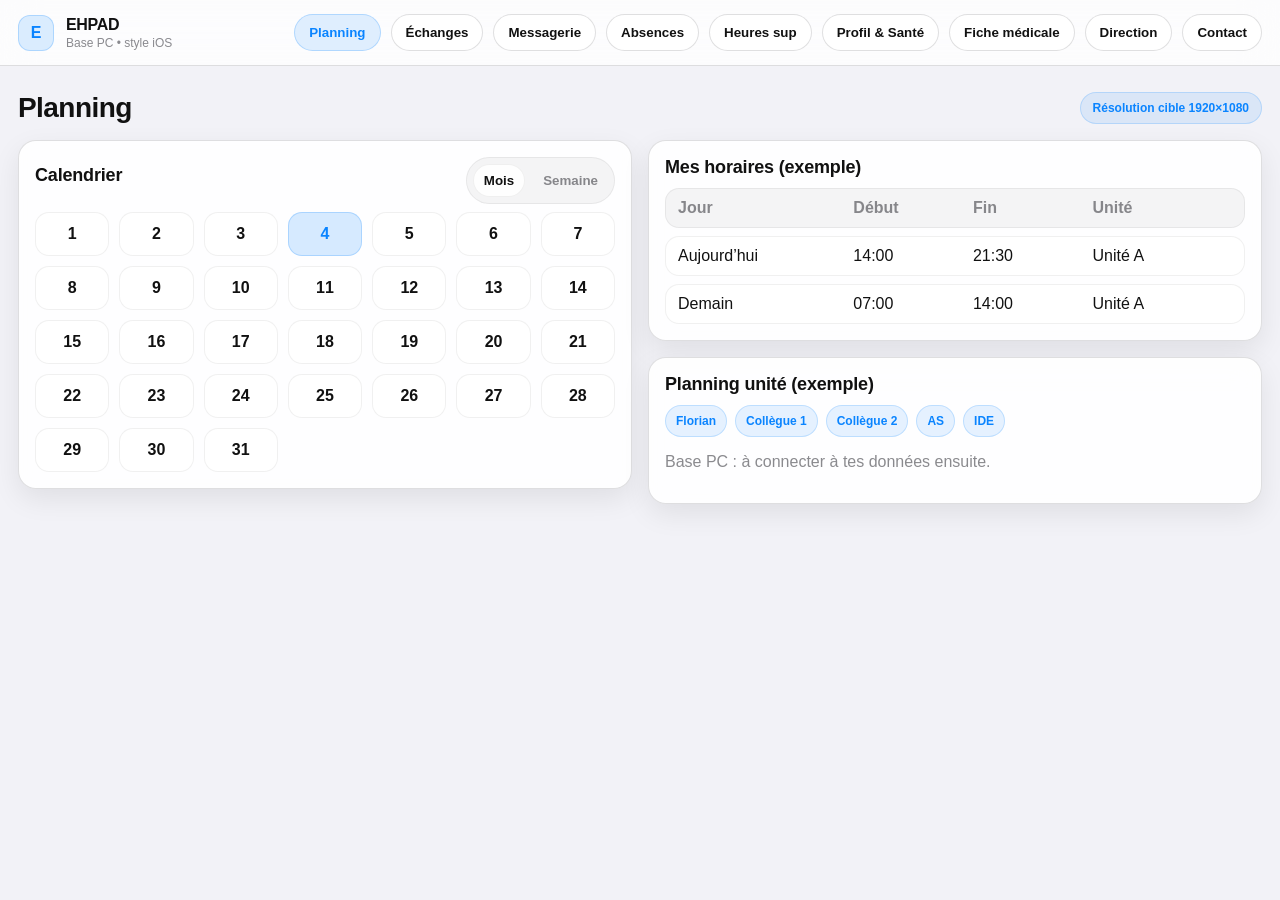
<file: agent/index.html>
<!doctype html>
<html lang="fr">
<head>
  <meta charset="utf-8" />
  <meta name="viewport" content="width=device-width, initial-scale=1" />
  <title>EHPAD – Base PC (style iOS)</title>
  <link rel="stylesheet" href="styles.css" />
</head>
<body>
  <header class="topbar">
    <div class="brand">
      <div class="logo">E</div>
      <div>
        <div class="brand-title">EHPAD</div>
        <div class="brand-sub">Base PC • style iOS</div>
      </div>
    </div>

    <nav class="nav" id="nav">
      <button class="navbtn active" data-tab="planning">Planning</button>
      <button class="navbtn" data-tab="echanges">Échanges</button>
      <button class="navbtn" data-tab="messagerie">Messagerie</button>
      <button class="navbtn" data-tab="disponibilites">Absences</button>
      <button class="navbtn" data-tab="heures">Heures sup</button>
      <button class="navbtn" data-tab="profil">Profil & Santé</button>
      <button class="navbtn" data-tab="fiche">Fiche médicale</button>
      <button class="navbtn" data-tab="direction">Direction</button>
      <button class="navbtn" data-tab="contact">Contact</button>
    </nav>
  </header>

  <main class="wrap">
    <section class="panel active" data-panel="planning">
      <div class="panelhead">
        <h1>Planning</h1>
        <div class="chip">Résolution cible 1920×1080</div>
      </div>

      <div class="grid2">
        <div class="card">
          <div class="cardhead">
            <h2>Calendrier</h2>
            <div class="seg">
              <button class="segbtn active" data-cal="month">Mois</button>
              <button class="segbtn" data-cal="week">Semaine</button>
            </div>
          </div>
          <div class="calendar" id="calendar"></div>
        </div>

        <div class="stack">
          <div class="card">
            <h2>Mes horaires (exemple)</h2>
            <div class="table">
              <div class="row header">
                <div>Jour</div><div>Début</div><div>Fin</div><div>Unité</div>
              </div>
              <div class="row"><div>Aujourd’hui</div><div>14:00</div><div>21:30</div><div>Unité A</div></div>
              <div class="row"><div>Demain</div><div>07:00</div><div>14:00</div><div>Unité A</div></div>
            </div>
          </div>

          <div class="card">
            <h2>Planning unité (exemple)</h2>
            <div class="pillrow">
              <span class="pill">Florian</span>
              <span class="pill">Collègue 1</span>
              <span class="pill">Collègue 2</span>
              <span class="pill">AS</span>
              <span class="pill">IDE</span>
            </div>
            <p class="muted">Base PC : à connecter à tes données ensuite.</p>
          </div>
        </div>
      </div>
    </section>

    <section class="panel" data-panel="echanges">
      <div class="panelhead">
        <h1>Échanges d’horaires</h1>
        <div class="chip">Demande → validation direction</div>
      </div>

      <div class="grid2">
        <div class="card">
          <h2>Proposer un échange</h2>
          <div class="formgrid">
            <label>Jour / date</label>
            <input type="date" id="swapDate" />

            <label>Mon horaire</label>
            <select id="myShift">
              <option>07:00–14:00</option>
              <option selected>14:00–21:30</option>
            </select>

            <label>Horaire collègue</label>
            <select id="theirShift">
              <option>07:00–14:00</option>
              <option>14:00–21:30</option>
            </select>

            <label>Collègue</label>
            <input type="text" id="coworker" placeholder="Nom du collègue" />

            <label>Message (optionnel)</label>
            <textarea id="swapMsg" rows="4" placeholder="Explique ta demande…"></textarea>
          </div>

          <div class="actions">
            <button class="btn primary" id="sendSwap">Envoyer la demande</button>
            <div class="hint" id="swapResult"></div>
          </div>
        </div>

        <div class="card">
          <h2>Historique (démo)</h2>
          <div class="list" id="swapList"></div>
        </div>
      </div>
    </section>

    <section class="panel" data-panel="messagerie">
      <div class="panelhead">
        <h1>Messagerie</h1>
        <div class="chip">Pièces jointes (base)</div>
      </div>

      <div class="grid2">
        <div class="card">
          <h2>Conversations</h2>
          <div class="list" id="threads"></div>
          <button class="btn" id="newThread">+ Nouvelle conversation</button>
        </div>

        <div class="card">
          <h2 id="chatTitle">Conversation</h2>
          <div class="chat" id="chat"></div>

          <div class="chatbar">
            <input id="chatInput" type="text" placeholder="Écrire un message…" />
            <input id="fileInput" type="file" />
            <button class="btn primary" id="chatSend">Envoyer</button>
          </div>

          <div class="hint">Astuce : un bouton “Proposer un échange” pourra être ajouté ici ensuite.</div>
        </div>
      </div>
    </section>

    <section class="panel" data-panel="disponibilites">
      <div class="panelhead">
        <h1>Disponibilités / Arrêts</h1>
        <div class="chip">Du / Au</div>
      </div>

      <div class="grid2">
        <div class="card">
          <h2>Déclarer une absence</h2>
          <div class="formgrid">
            <label>Type</label>
            <select id="absenceType">
              <option>Indisponible</option>
              <option>Arrêt maladie</option>
            </select>

            <label>Du</label>
            <input type="date" id="fromDate" />

            <label>Au</label>
            <input type="date" id="toDate" />

            <label>Note (optionnel)</label>
            <input type="text" id="absenceNote" placeholder="Ex : RDV, grippe…" />
          </div>

          <div class="actions">
            <button class="btn primary" id="saveAbsence">Enregistrer</button>
            <div class="hint" id="absenceResult"></div>
          </div>
        </div>

        <div class="card">
          <h2>Mes déclarations</h2>
          <div class="list" id="absenceList"></div>
        </div>
      </div>
    </section>

    <section class="panel" data-panel="heures">
      <div class="panelhead">
        <h1>Heures supplémentaires</h1>
        <div class="chip">Déclaration</div>
      </div>

      <div class="grid2">
        <div class="card">
          <h2>Déclarer</h2>
          <div class="formgrid">
            <label>Date</label>
            <input type="date" id="otDate" />
            <label>Minutes</label>
            <input type="number" id="otMinutes" min="0" step="5" placeholder="Ex : 15, 30, 45…" />
            <label>Commentaire</label>
            <input type="text" id="otNote" placeholder="Ex : transmission, retard" />
          </div>
          <div class="actions">
            <button class="btn primary" id="saveOT">Enregistrer</button>
            <div class="hint" id="otResult"></div>
          </div>
        </div>

        <div class="card">
          <h2>Historique</h2>
          <div class="list" id="otList"></div>
        </div>
      </div>
    </section>

    <section class="panel" data-panel="profil">
      <div class="panelhead">
        <h1>Profil & Santé</h1>
        <div class="chip">Infos personnelles</div>
      </div>

      <div class="grid2">
        <div class="card">
          <h2>Profil</h2>
          <div class="formgrid">
            <label>Nom</label><input id="pName" placeholder="Nom / prénom" />
            <label>Unité</label><input id="pUnit" placeholder="Ex : Unité A" />
            <label>Poste</label><input id="pRole" placeholder="Ex : Agent de soins" />
          </div>
          <div class="actions">
            <button class="btn primary" id="saveProfile">Enregistrer</button>
            <div class="hint" id="profileResult"></div>
          </div>
        </div>

        <div class="card">
          <h2>Santé (option)</h2>
          <div class="formgrid">
            <label>Allergies</label>
            <div class="picker">
              <input id="allergySearch" type="text" placeholder="Rechercher une allergie…" autocomplete="off" />
              <div class="pickerList" id="allergyList"></div>
              <div class="chips" id="allergyChips"></div>
              <div class="hint">Tu peux aussi ajouter une allergie personnalisée avec Entrée.</div>
            </div>

            <label>Traitements / médicaments</label>
            <div class="picker">
              <input id="treatmentSearch" type="text" placeholder="Rechercher un traitement…" autocomplete="off" />
              <div class="pickerList" id="treatmentList"></div>
              <div class="chips" id="treatmentChips"></div>
              <div class="hint">Tu peux aussi ajouter un traitement personnalisé avec Entrée.</div>
            </div>
            
            <label>Maladies / pathologies</label>
            <div class="picker">
              <input id="diseaseSearch" type="text" placeholder="Rechercher une maladie…" autocomplete="off" />
              <div class="pickerList" id="diseaseList"></div>
              <div class="chips" id="diseaseChips"></div>
              <div class="hint">Tu peux aussi ajouter une maladie personnalisée avec Entrée.</div>
            </div>
            <label>Poids (kg)</label><input id="hWeight" type="number" />
            <label>Taille (cm)</label><input id="hHeight" type="number" />
          </div>
          <div class="actions">
            <button class="btn primary" id="saveHealth">Enregistrer</button>
              <button class="btn" id="saveProfileHealthToMedical">Verrouiller dans Fiche médicale</button>
            <div class="hint" id="healthResult"></div>
          </div>
        </div>
      </div>
    </section>

    <section class="panel" data-panel="direction">
      <div class="panelhead">
        <h1>Direction</h1>
        <div class="chip">Validations</div>
      </div>

      <div class="grid2">
        <div class="card">
          <h2>Demandes d’échanges</h2>
          <div class="list" id="dirSwaps"></div>
        </div>
        <div class="card">
          <h2>Absences</h2>
          <div class="list" id="dirAbsences"></div>
        </div>
      </div>
    </section>

    <section class="panel" data-panel="contact">
      <div class="panelhead">
        <h1>Contact EHPAD</h1>
        <div class="chip">Infos</div>
      </div>

      <div class="grid2">
        <div class="card">
          <h2>Coordonnées</h2>
          <div class="kv">
            <div><span>Adresse</span><strong>À compléter</strong></div>
            <div><span>Téléphone</span><strong>01 00 00 00 00</strong></div>
            <div><span>Email</span><strong>contact@ehpad.fr</strong></div>
          </div>
        </div>
        <div class="card">
          <h2>Notes</h2>
          <p class="muted">Tu peux ajouter des liens utiles, procédures, etc.</p>
        </div>
      </div>
    </section>
  </main>

  <script src="app.js"></script>
</body>
</html>
</file>
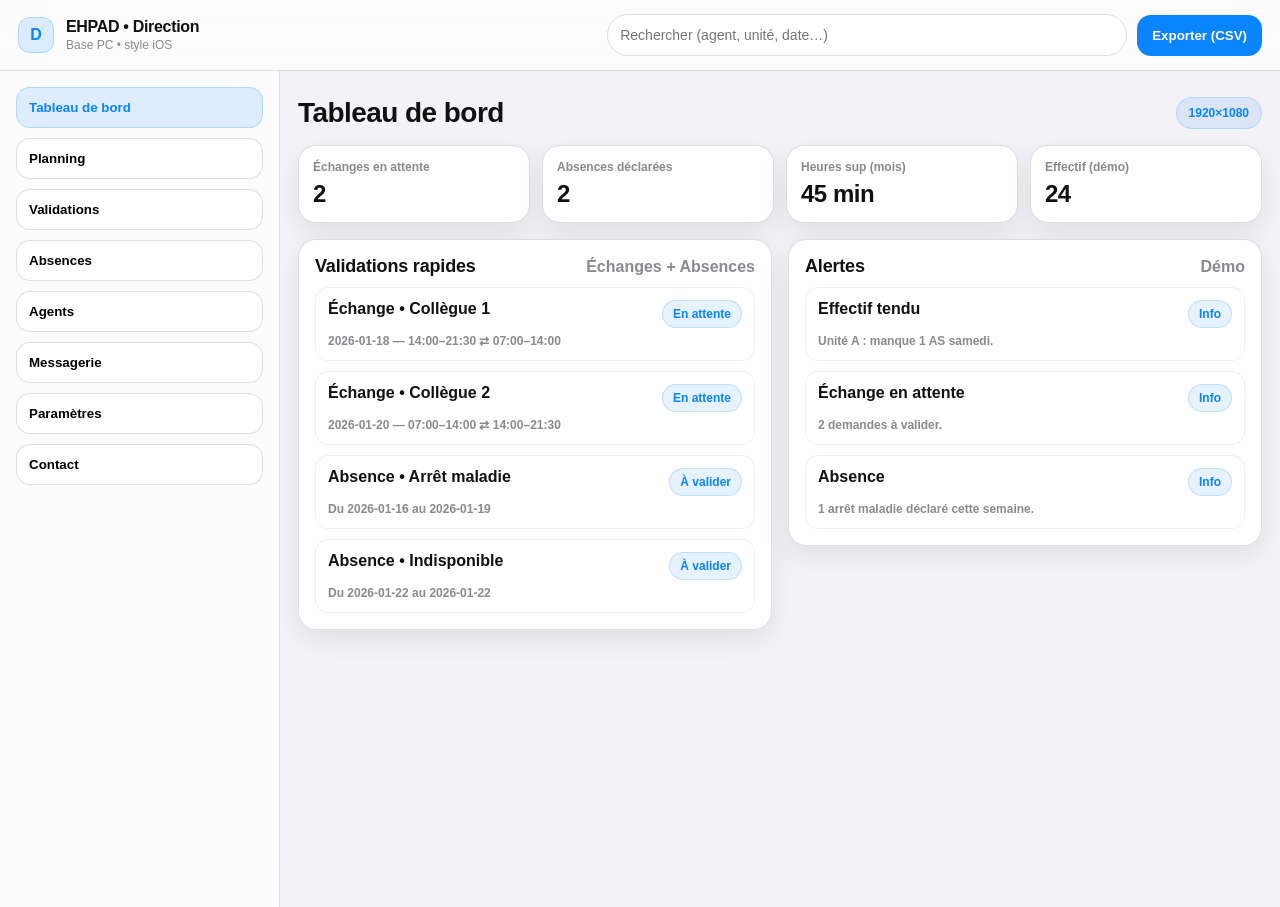
<file: direction/index.html>
<!doctype html>
<html lang="fr">
<head>
  <meta charset="utf-8" />
  <meta name="viewport" content="width=device-width, initial-scale=1" />
  <title>EHPAD – Direction (Base PC)</title>
  <link rel="stylesheet" href="styles.css" />
</head>
<body>
  <header class="topbar">
    <div class="brand">
      <div class="logo">D</div>
      <div>
        <div class="brand-title">EHPAD • Direction</div>
        <div class="brand-sub">Base PC • style iOS</div>
      </div>
    </div>

    <div class="right">
      <div class="search">
        <input id="q" placeholder="Rechercher (agent, unité, date…)" />
      </div>
      <button class="btn primary" id="exportBtn">Exporter (CSV)</button>
    </div>
  </header>

  <div class="layout">
    <aside class="sidebar">
      <button class="sbtn active" data-tab="dashboard">Tableau de bord</button>
      <button class="sbtn" data-tab="planning">Planning</button>
      <button class="sbtn" data-tab="validations">Validations</button>
      <button class="sbtn" data-tab="absences">Absences</button>
      <button class="sbtn" data-tab="agents">Agents</button>
      <button class="sbtn" data-tab="messagerie">Messagerie</button>
      <button class="sbtn" data-tab="parametres">Paramètres</button>
      <button class="sbtn" data-tab="contact">Contact</button>
    </aside>

    <main class="content">
      <section class="panel active" data-panel="dashboard">
        <div class="panelhead">
          <h1>Tableau de bord</h1>
          <div class="chip">1920×1080</div>
        </div>

        <div class="kpis">
          <div class="kpi"><div class="kpi-label">Échanges en attente</div><div class="kpi-value" id="kpiSwaps">0</div></div>
          <div class="kpi"><div class="kpi-label">Absences déclarées</div><div class="kpi-value" id="kpiAbs">0</div></div>
          <div class="kpi"><div class="kpi-label">Heures sup (mois)</div><div class="kpi-value" id="kpiOT">0 min</div></div>
          <div class="kpi"><div class="kpi-label">Effectif (démo)</div><div class="kpi-value">24</div></div>
        </div>

        <div class="grid2">
          <div class="card">
            <div class="cardhead"><h2>Validations rapides</h2><div class="muted">Échanges + Absences</div></div>
            <div class="list" id="quickValidations"></div>
          </div>

          <div class="card">
            <div class="cardhead"><h2>Alertes</h2><div class="muted">Démo</div></div>
            <div class="list" id="alerts"></div>
          </div>
        </div>
      </section>

      <section class="panel" data-panel="planning">
        <div class="panelhead"><h1>Planning (unité)</h1><div class="chip">Création / modification</div></div>
        <div class="grid2">
          <div class="card">
            <h2>Créer / modifier un poste</h2>
            <div class="formgrid">
              <label>Unité</label>
              <select id="pUnit"><option>Unité A</option><option>Unité B</option><option>Unité C</option></select>
              <label>Date</label><input type="date" id="pDate" />
              <label>Agent</label><input id="pAgent" placeholder="Nom de l'agent" />
              <label>Horaire</label>
              <select id="pShift"><option>07:00–14:00</option><option>14:00–21:30</option><option>21:30–07:00</option></select>
              <label>Note</label><input id="pNote" placeholder="Ex : renfort, formation…" />
            </div>
            <div class="actions">
              <button class="btn primary" id="savePlanning">Enregistrer</button>
              <div class="hint" id="planningResult"></div>
            </div>
          </div>

          <div class="card">
            <div class="cardhead"><h2>Planning enregistré</h2><div class="muted">Démo (local)</div></div>
            <div class="list" id="planningList"></div>
          </div>
        </div>
      </section>

      <section class="panel" data-panel="validations">
        <div class="panelhead"><h1>Validations</h1><div class="chip">Accepter / Refuser</div></div>
        <div class="grid2">
          <div class="card"><h2>Échanges d’horaires</h2><div class="list" id="swapQueue"></div></div>
          <div class="card"><h2>Absences</h2><div class="list" id="absenceQueue"></div></div>
        </div>
      </section>

      <section class="panel" data-panel="absences">
        <div class="panelhead"><h1>Absences</h1><div class="chip">Vue globale</div></div>
        <div class="card">
          <div class="cardhead"><h2>Liste</h2><div class="muted">Filtrable</div></div>
          <div class="list" id="absenceAll"></div>
        </div>
      </section>

      <section class="panel" data-panel="agents">
        <div class="panelhead"><h1>Agents</h1><div class="chip">Annuaire</div></div>
        <div class="grid2">
          <div class="card">
            <h2>Ajouter (démo)</h2>
            <div class="formgrid">
              <label>Nom</label><input id="aName" placeholder="Nom / prénom" />
              <label>Rôle</label><input id="aRole" placeholder="AS, IDE…" />
              <label>Unité</label><input id="aUnit" placeholder="Unité A" />
              <label>Email</label><input id="aMail" placeholder="email@ehpad.fr" />
            </div>
            <div class="actions">
              <button class="btn primary" id="addAgent">Ajouter</button>
              <div class="hint" id="agentResult"></div>
            </div>
          </div>
          <div class="card">
            <div class="cardhead"><h2>Liste agents</h2><div class="muted">Démo</div></div>
            <div class="list" id="agentList"></div>
          </div>
        </div>
      </section>

      <section class="panel" data-panel="messagerie">
        <div class="panelhead"><h1>Messagerie (direction)</h1><div class="chip">Annonces / échanges</div></div>
        <div class="grid2">
          <div class="card">
            <h2>Canaux</h2>
            <div class="list" id="dirThreads"></div>
            <button class="btn" id="newChannel">+ Nouveau canal</button>
          </div>
          <div class="card">
            <h2 id="dirChatTitle">Canal</h2>
            <div class="chat" id="dirChat"></div>
            <div class="chatbar">
              <input id="dirChatInput" type="text" placeholder="Écrire une annonce…" />
              <input id="dirFileInput" type="file" />
              <button class="btn primary" id="dirChatSend">Envoyer</button>
            </div>
          </div>
        </div>
      </section>

      <section class="panel" data-panel="parametres">
        <div class="panelhead"><h1>Paramètres</h1><div class="chip">Rôles & visibilité</div></div>
        <div class="grid2">
          <div class="card">
            <h2>Visibilité profil & santé</h2>
            <div class="formgrid">
              <label>La direction peut voir les données santé</label>
              <select id="healthVisibility"><option value="no">Non</option><option value="yes">Oui</option></select>
              <label>Note</label><input id="settingsNote" placeholder="Règles internes, RGPD, etc." />
            </div>
            <div class="actions">
              <button class="btn primary" id="saveSettings">Enregistrer</button>
              <div class="hint" id="settingsResult"></div>
            </div>
          </div>
          <div class="card">
            <h2>Audit (démo)</h2>
            <div class="list" id="auditLog"></div>
          </div>
        </div>
      </section>

      <section class="panel" data-panel="contact">
        <div class="panelhead"><h1>Contact EHPAD</h1><div class="chip">Infos</div></div>
        <div class="grid2">
          <div class="card">
            <h2>Coordonnées</h2>
            <div class="kv">
              <div><span>Adresse</span><strong>À compléter</strong></div>
              <div><span>Téléphone</span><strong>01 00 00 00 00</strong></div>
              <div><span>Email</span><strong>contact@ehpad.fr</strong></div>
            </div>
          </div>
          <div class="card"><h2>Notes</h2><p class="muted">Procédures, numéros utiles, etc.</p></div>
        </div>
      </section>
    </main>
  </div>

  <script src="app.js"></script>
</body>
</html>
</file>
<file: agent/styles.css>
/* ==================================================
   EHPAD – BASE PC (STYLE iOS)
   Couleur principale : #0A84FF
   Cible : 1920×1080
   ================================================== */

:root{
  --blue:#0A84FF;
  --bg:#F2F2F7;
  --card:rgba(255,255,255,.90);
  --sep:rgba(60,60,67,.16);
  --text:#111;
  --muted:rgba(60,60,67,.60);
  --shadow:0 10px 28px rgba(0,0,0,.08);
  --r:18px;
  --r2:14px;
}

*{box-sizing:border-box}
html,body{height:100%}
body{
  margin:0;
  background:var(--bg);
  color:var(--text);
  font-family:-apple-system,BlinkMacSystemFont,"SF Pro Display","SF Pro Text","Segoe UI",Roboto,Arial,sans-serif;
  -webkit-font-smoothing:antialiased;
  -moz-osx-font-smoothing:grayscale;
}

.topbar{
  position:sticky;
  top:0;
  z-index:50;
  display:flex;
  align-items:center;
  justify-content:space-between;
  gap:16px;
  padding:14px 18px;
  background:rgba(255,255,255,.78);
  border-bottom:1px solid var(--sep);
  backdrop-filter:blur(18px);
  -webkit-backdrop-filter:blur(18px);
}

.brand{display:flex; gap:12px; align-items:center}
.logo{
  width:36px;height:36px;border-radius:12px;
  background:rgba(10,132,255,.14);
  border:1px solid rgba(10,132,255,.22);
  display:flex;align-items:center;justify-content:center;
  font-weight:900;color:var(--blue);
}
.brand-title{font-weight:900; letter-spacing:-.02em}
.brand-sub{font-size:12px;color:var(--muted);margin-top:2px}

.nav{display:flex; flex-wrap:wrap; gap:10px; justify-content:flex-end}
.navbtn{
  border:1px solid var(--sep);
  background:rgba(255,255,255,.9);
  border-radius:999px;
  padding:10px 14px;
  font-weight:800;
  cursor:pointer;
  color:var(--text);
}
.navbtn:hover{border-color:rgba(10,132,255,.35)}
.navbtn.active{
  background:rgba(10,132,255,.12);
  border-color:rgba(10,132,255,.22);
  color:var(--blue);
}

.wrap{
  width:min(1600px, 100%);
  margin:0 auto;
  padding:18px;
}

.panel{display:none}
.panel.active{display:block}

.panelhead{
  display:flex;
  align-items:center;
  justify-content:space-between;
  gap:14px;
  margin:8px 0 16px;
}
.panelhead h1{margin:0; font-size:28px; letter-spacing:-.02em}
.chip{
  background:rgba(10,132,255,.10);
  border:1px solid rgba(10,132,255,.18);
  color:var(--blue);
  padding:8px 12px;
  border-radius:999px;
  font-weight:900;
  font-size:12px;
}

.grid2{
  display:grid;
  grid-template-columns: 1fr 1fr;
  gap:16px;
  align-items:start;
}
.stack{display:grid; gap:16px}

.card{
  background:var(--card);
  border:1px solid var(--sep);
  border-radius:var(--r);
  box-shadow:var(--shadow);
  padding:16px;
  backdrop-filter:blur(14px);
  -webkit-backdrop-filter:blur(14px);
}
.card h2{margin:0 0 10px; font-size:18px; letter-spacing:-.01em}

.cardhead{display:flex; align-items:center; justify-content:space-between; gap:10px; margin-bottom:8px}
.seg{display:flex; gap:8px; background:rgba(0,0,0,.04); padding:6px; border-radius:999px; border:1px solid rgba(0,0,0,.06)}
.segbtn{
  border:0; background:transparent; padding:8px 10px; border-radius:999px; cursor:pointer; font-weight:900; color:var(--muted)
}
.segbtn.active{background:rgba(255,255,255,.9); border:1px solid rgba(0,0,0,.06); color:var(--text)}

.muted{color:var(--muted)}

.table{display:grid; gap:8px}
.row{display:grid; grid-template-columns: 1.2fr .8fr .8fr 1fr; gap:8px; padding:10px 12px; border-radius:14px; border:1px solid rgba(0,0,0,.06); background:rgba(255,255,255,.75)}
.row.header{background:rgba(0,0,0,.04); color:var(--muted); font-weight:900}

.pillrow{display:flex; flex-wrap:wrap; gap:8px}
.pill{
  padding:8px 10px; border-radius:999px;
  background:rgba(10,132,255,.10);
  border:1px solid rgba(10,132,255,.18);
  color:var(--blue);
  font-weight:900;
  font-size:12px;
}

.formgrid{display:grid; grid-template-columns: 1fr; gap:10px}
label{font-size:12px; color:var(--muted); font-weight:900}
input, select, textarea{
  width:100%;
  padding:12px 12px;
  border-radius:var(--r2);
  border:1px solid var(--sep);
  background:rgba(255,255,255,.95);
  outline:none;
  font-size:14px;
}
input:focus,select:focus,textarea:focus{
  border-color:rgba(10,132,255,.55);
  box-shadow:0 0 0 4px rgba(10,132,255,.12);
}

.actions{display:flex; align-items:center; gap:12px; margin-top:12px}
.hint{color:var(--muted); font-size:12px; font-weight:700}

.btn{
  border-radius:14px;
  border:1px solid var(--sep);
  background:rgba(255,255,255,.9);
  padding:12px 14px;
  font-weight:900;
  cursor:pointer;
}
.btn.primary{
  background:var(--blue);
  border-color:rgba(10,132,255,.35);
  color:#fff;
}

.calendar{
  display:grid;
  grid-template-columns: repeat(7, 1fr);
  gap:10px;
  margin-top:8px;
}
.day{
  padding:12px 10px;
  border-radius:14px;
  border:1px solid rgba(0,0,0,.06);
  background:rgba(255,255,255,.75);
  text-align:center;
  font-weight:900;
}
.day.today{
  background:rgba(10,132,255,.16);
  border-color:rgba(10,132,255,.22);
  color:var(--blue);
}

.list{display:grid; gap:10px}
.item{
  border-radius:14px;
  border:1px solid rgba(0,0,0,.06);
  background:rgba(255,255,255,.75);
  padding:12px 12px;
}
.item .top{display:flex; justify-content:space-between; gap:10px; font-weight:900}
.item .sub{margin-top:6px; color:var(--muted); font-size:12px; font-weight:700}

.chat{
  height:520px;
  overflow:auto;
  border-radius:14px;
  border:1px solid rgba(0,0,0,.06);
  background:rgba(255,255,255,.75);
  padding:12px;
  display:grid;
  gap:10px;
}
.bubble{
  max-width:80%;
  padding:10px 12px;
  border-radius:16px;
  border:1px solid rgba(0,0,0,.06);
  background:rgba(255,255,255,.9);
}
.bubble.me{
  margin-left:auto;
  background:rgba(10,132,255,.12);
  border-color:rgba(10,132,255,.22);
}
.chatbar{
  display:grid;
  grid-template-columns: 1fr 220px auto;
  gap:10px;
  margin-top:12px;
  align-items:center;
}

.kv{display:grid; gap:10px}
.kv > div{
  display:flex; justify-content:space-between; gap:12px;
  padding:12px; border-radius:14px;
  border:1px solid rgba(0,0,0,.06);
  background:rgba(255,255,255,.75);
}
.kv span{color:var(--muted); font-weight:900; font-size:12px}

@media (max-width: 1200px){
  .grid2{grid-template-columns:1fr}
  .chatbar{grid-template-columns:1fr}
  .nav{justify-content:flex-start}
}

/* ---- Search pickers (Allergies / Traitements) ---- */
.picker{display:grid; gap:10px}
.pickerList{
  display:none;
  border:1px solid var(--sep);
  background:rgba(255,255,255,.96);
  border-radius:14px;
  max-height:220px;
  overflow:auto;
  box-shadow:0 10px 28px rgba(0,0,0,.08);
}
.pickerList.show{display:block}
.pickerItem{
  padding:10px 12px;
  cursor:pointer;
  font-weight:800;
  border-bottom:1px solid rgba(0,0,0,.06);
}
.pickerItem:last-child{border-bottom:0}
.pickerItem:hover{background:rgba(10,132,255,.10)}
.chips{display:flex; flex-wrap:wrap; gap:8px}
.chipTag{
  display:inline-flex; align-items:center; gap:8px;
  padding:8px 10px;
  border-radius:999px;
  background:rgba(10,132,255,.10);
  border:1px solid rgba(10,132,255,.18);
  color:var(--blue);
  font-weight:900;
  font-size:12px;
}
.chipTag button{
  border:0;
  background:transparent;
  cursor:pointer;
  color:rgba(60,60,67,.60);
  font-weight:900;
  padding:0 2px;
}
</file>
<file: direction/styles.css>
/* EHPAD – Direction (Base PC) • style iOS • #0A84FF */
:root{
  --blue:#0A84FF;
  --bg:#F2F2F7;
  --card:rgba(255,255,255,.90);
  --sep:rgba(60,60,67,.16);
  --text:#111;
  --muted:rgba(60,60,67,.60);
  --shadow:0 10px 28px rgba(0,0,0,.08);
  --r:18px;
  --r2:14px;
}
*{box-sizing:border-box}
html,body{height:100%}
body{
  margin:0;
  background:var(--bg);
  color:var(--text);
  font-family:-apple-system,BlinkMacSystemFont,"SF Pro Display","SF Pro Text","Segoe UI",Roboto,Arial,sans-serif;
  -webkit-font-smoothing:antialiased;
  -moz-osx-font-smoothing:grayscale;
}
.topbar{
  position:sticky; top:0; z-index:50;
  display:flex; align-items:center; justify-content:space-between; gap:16px;
  padding:14px 18px;
  background:rgba(255,255,255,.78);
  border-bottom:1px solid var(--sep);
  backdrop-filter:blur(18px); -webkit-backdrop-filter:blur(18px);
}
.brand{display:flex; gap:12px; align-items:center}
.logo{
  width:36px;height:36px;border-radius:12px;
  background:rgba(10,132,255,.14);
  border:1px solid rgba(10,132,255,.22);
  display:flex;align-items:center;justify-content:center;
  font-weight:900;color:var(--blue);
}
.brand-title{font-weight:900; letter-spacing:-.02em}
.brand-sub{font-size:12px;color:var(--muted);margin-top:2px}
.right{display:flex; align-items:center; gap:10px}
.search input{
  width:min(520px,50vw);
  padding:12px 12px;
  border-radius:999px;
  border:1px solid var(--sep);
  background:rgba(255,255,255,.95);
  outline:none; font-size:14px;
}
.search input:focus{
  border-color:rgba(10,132,255,.55);
  box-shadow:0 0 0 4px rgba(10,132,255,.12);
}

.layout{height:calc(100vh - 64px); display:grid; grid-template-columns:280px 1fr;}
.sidebar{
  padding:16px;
  border-right:1px solid var(--sep);
  background:rgba(255,255,255,.72);
  backdrop-filter:blur(18px); -webkit-backdrop-filter:blur(18px);
  display:flex; flex-direction:column; gap:10px;
}
.sbtn{
  border:1px solid var(--sep);
  background:rgba(255,255,255,.9);
  border-radius:14px;
  padding:12px;
  font-weight:900;
  cursor:pointer;
  text-align:left;
}
.sbtn:hover{border-color:rgba(10,132,255,.35)}
.sbtn.active{
  background:rgba(10,132,255,.12);
  border-color:rgba(10,132,255,.22);
  color:var(--blue);
}

.content{overflow:auto; padding:18px;}
.panel{display:none}
.panel.active{display:block}

.panelhead{
  display:flex; align-items:center; justify-content:space-between; gap:14px;
  margin:8px 0 16px;
}
.panelhead h1{margin:0; font-size:28px; letter-spacing:-.02em}
.chip{
  background:rgba(10,132,255,.10);
  border:1px solid rgba(10,132,255,.18);
  color:var(--blue);
  padding:8px 12px;
  border-radius:999px;
  font-weight:900; font-size:12px;
}

.kpis{display:grid; grid-template-columns:repeat(4,1fr); gap:12px; margin-bottom:16px;}
.kpi{
  background:var(--card);
  border:1px solid var(--sep);
  border-radius:var(--r);
  box-shadow:var(--shadow);
  padding:14px;
}
.kpi-label{color:var(--muted); font-weight:900; font-size:12px}
.kpi-value{margin-top:6px; font-weight:900; font-size:24px; letter-spacing:-.02em}

.grid2{display:grid; grid-template-columns:1fr 1fr; gap:16px; align-items:start;}
.card{
  background:var(--card);
  border:1px solid var(--sep);
  border-radius:var(--r);
  box-shadow:var(--shadow);
  padding:16px;
  backdrop-filter:blur(14px); -webkit-backdrop-filter:blur(14px);
}
.cardhead{display:flex; align-items:center; justify-content:space-between; gap:10px; margin-bottom:10px}
.card h2{margin:0; font-size:18px; letter-spacing:-.01em}
.muted{color:var(--muted); font-weight:800}

.formgrid{display:grid; gap:10px}
label{font-size:12px; color:var(--muted); font-weight:900}
input,select,textarea{
  width:100%;
  padding:12px;
  border-radius:var(--r2);
  border:1px solid var(--sep);
  background:rgba(255,255,255,.95);
  outline:none; font-size:14px;
}
input:focus,select:focus,textarea:focus{
  border-color:rgba(10,132,255,.55);
  box-shadow:0 0 0 4px rgba(10,132,255,.12);
}

.actions{display:flex; align-items:center; gap:12px; margin-top:12px}
.hint{color:var(--muted); font-size:12px; font-weight:700}

.btn{
  border-radius:14px;
  border:1px solid var(--sep);
  background:rgba(255,255,255,.9);
  padding:12px 14px;
  font-weight:900;
  cursor:pointer;
}
.btn.primary{background:var(--blue); border-color:rgba(10,132,255,.35); color:#fff;}

.list{display:grid; gap:10px}
.item{
  border-radius:14px;
  border:1px solid rgba(0,0,0,.06);
  background:rgba(255,255,255,.75);
  padding:12px;
}
.item .top{display:flex; justify-content:space-between; gap:10px; font-weight:900}
.item .sub{margin-top:6px; color:var(--muted); font-size:12px; font-weight:700}
.badge{
  padding:6px 10px; border-radius:999px;
  font-weight:900; font-size:12px;
  border:1px solid rgba(10,132,255,.18);
  background:rgba(10,132,255,.10);
  color:var(--blue);
}
.actionsRow{display:flex; gap:10px; margin-top:10px}
.smallbtn{
  border-radius:12px;
  border:1px solid var(--sep);
  background:rgba(255,255,255,.9);
  padding:10px 12px;
  font-weight:900;
  cursor:pointer;
}
.smallbtn.accept{background:rgba(52,199,89,.14); border-color:rgba(52,199,89,.28);}
.smallbtn.reject{background:rgba(255,59,48,.12); border-color:rgba(255,59,48,.24);}

.chat{
  height:520px; overflow:auto;
  border-radius:14px;
  border:1px solid rgba(0,0,0,.06);
  background:rgba(255,255,255,.75);
  padding:12px;
  display:grid; gap:10px;
}
.bubble{
  max-width:80%;
  padding:10px 12px;
  border-radius:16px;
  border:1px solid rgba(0,0,0,.06);
  background:rgba(255,255,255,.9);
}
.bubble.me{margin-left:auto; background:rgba(10,132,255,.12); border-color:rgba(10,132,255,.22);}
.chatbar{display:grid; grid-template-columns:1fr 220px auto; gap:10px; margin-top:12px; align-items:center;}

.kv{display:grid; gap:10px}
.kv>div{
  display:flex; justify-content:space-between; gap:12px;
  padding:12px; border-radius:14px;
  border:1px solid rgba(0,0,0,.06);
  background:rgba(255,255,255,.75);
}
.kv span{color:var(--muted); font-weight:900; font-size:12px}

@media (max-width:1200px){
  .layout{grid-template-columns:1fr}
  .sidebar{flex-direction:row; flex-wrap:wrap; border-right:none; border-bottom:1px solid var(--sep)}
  .kpis{grid-template-columns:1fr 1fr}
  .grid2{grid-template-columns:1fr}
  .chatbar{grid-template-columns:1fr}
}
</file>
